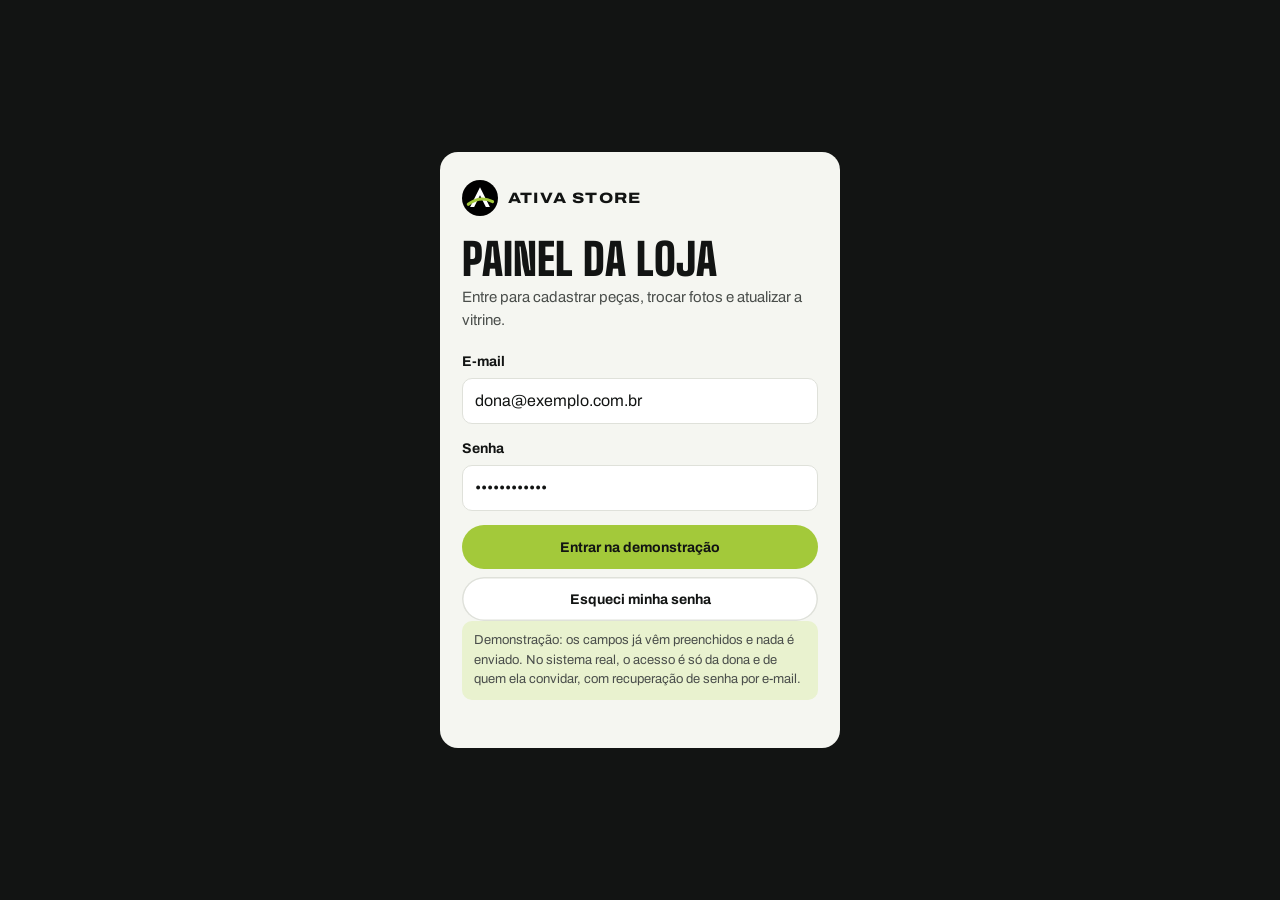
<file: painel/index.html>
<!doctype html>
<html lang="pt-BR">
<head>
<meta charset="utf-8">
<meta name="viewport" content="width=device-width, initial-scale=1, viewport-fit=cover">
<title>Painel da loja — Ativa Store (protótipo)</title>
<meta name="robots" content="noindex, nofollow">
<meta name="theme-color" content="#121413">
<link rel="icon" href="data:image/svg+xml,%3Csvg xmlns='http://www.w3.org/2000/svg' viewBox='0 0 40 40'%3E%3Ccircle cx='20' cy='20' r='20' fill='%23121413'/%3E%3Cpath d='M20 8 L31 30 H26.5 L20 17 L13.5 30 H9 Z' fill='%23fff'/%3E%3Cpath d='M7 27 Q20 17 34 24' stroke='%23A3C93A' stroke-width='3.4' fill='none' stroke-linecap='round'/%3E%3C/svg%3E">
<link rel="preconnect" href="https://fonts.googleapis.com">
<link rel="preconnect" href="https://fonts.gstatic.com" crossorigin>
<link href="https://fonts.googleapis.com/css2?family=Archivo:wdth,wght@75..125,400..800&family=Big+Shoulders+Display:wght@900&display=swap" rel="stylesheet">
<link rel="stylesheet" href="../css/painel.css">
</head>
<body>
<div id="root"></div>
<div class="toast" id="toast" role="status" aria-live="polite"><i></i><span></span></div>
<dialog class="confirm" id="confirm"><h3></h3><p></p><div class="acts"><button class="btn btn--ghost" value="no" type="button" data-no>Cancelar</button><button class="btn" type="button" data-yes>Confirmar</button></div></dialog>
<dialog class="sheet" id="sheet" aria-label="Mais opções"></dialog>
<script src="../js/data.js"></script>
<script src="../js/store.js"></script>
<script src="../js/painel.js"></script>
</body>
</html>
</file>
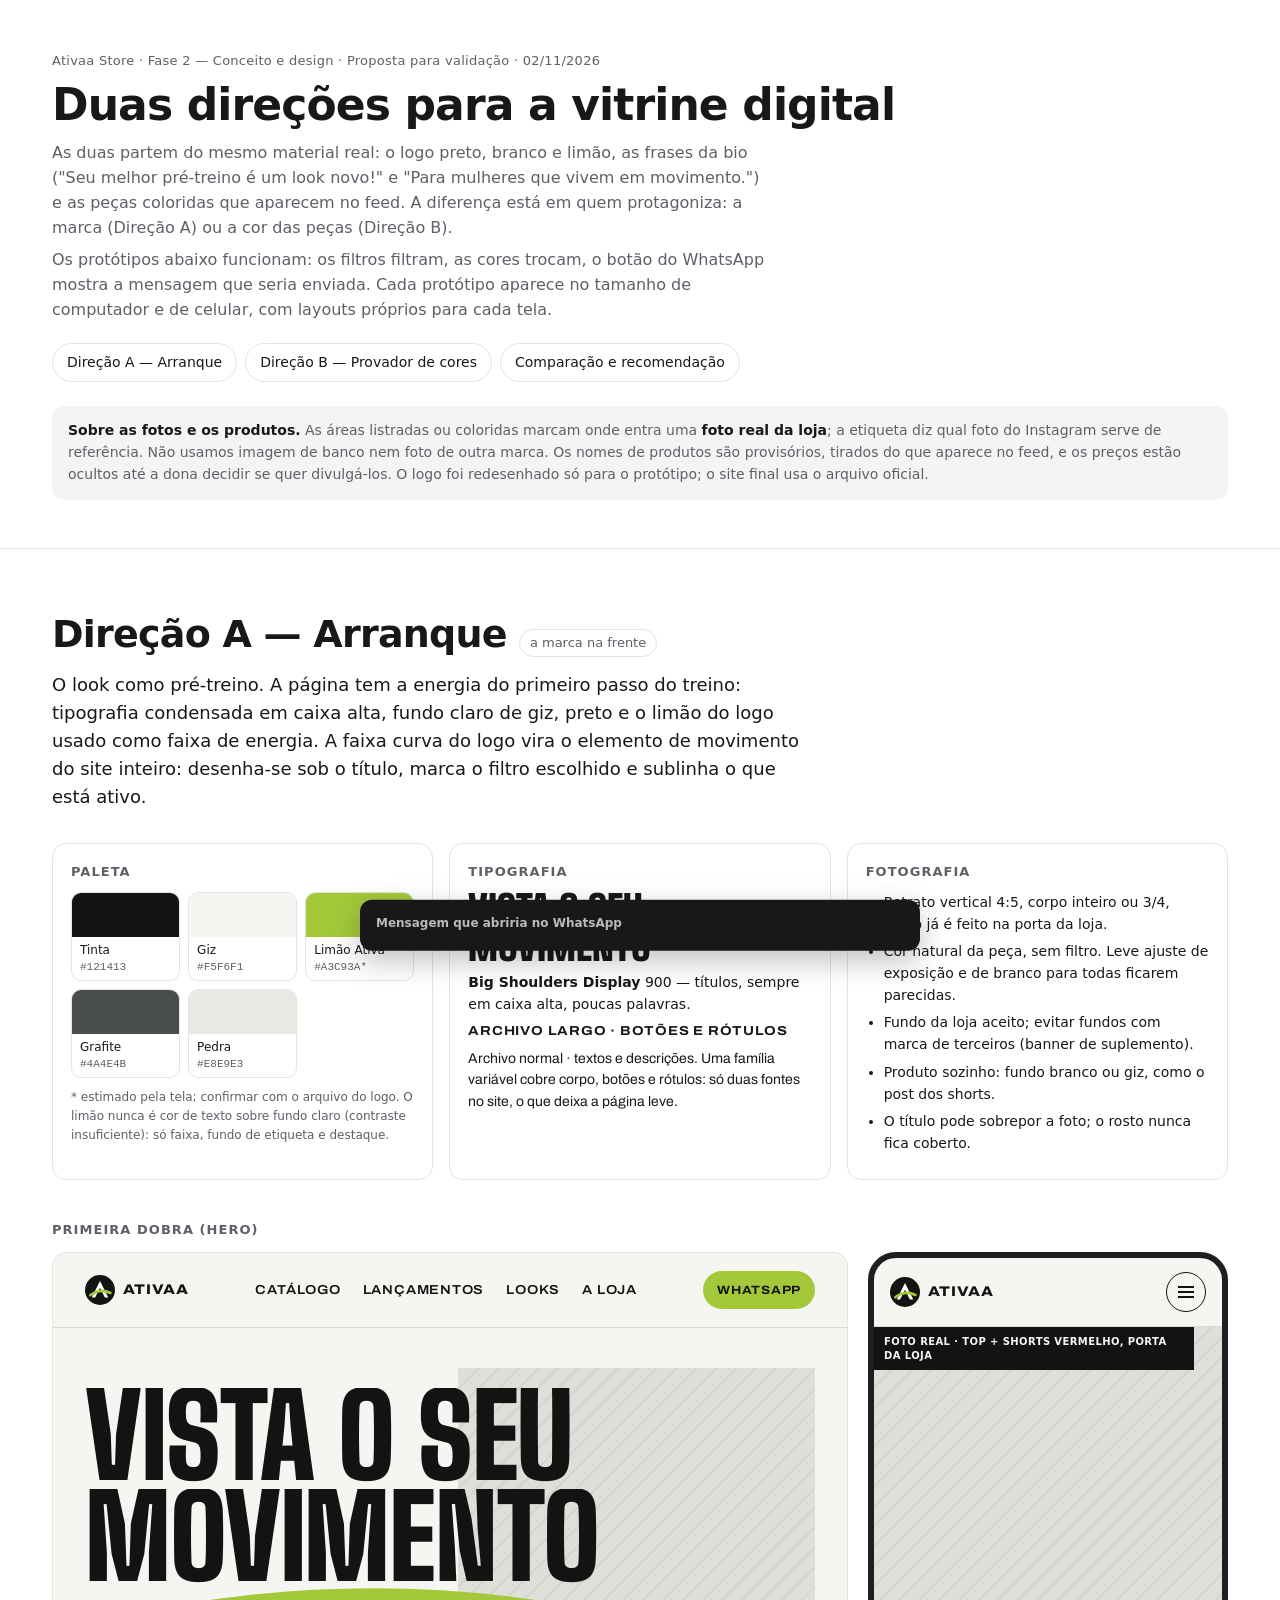
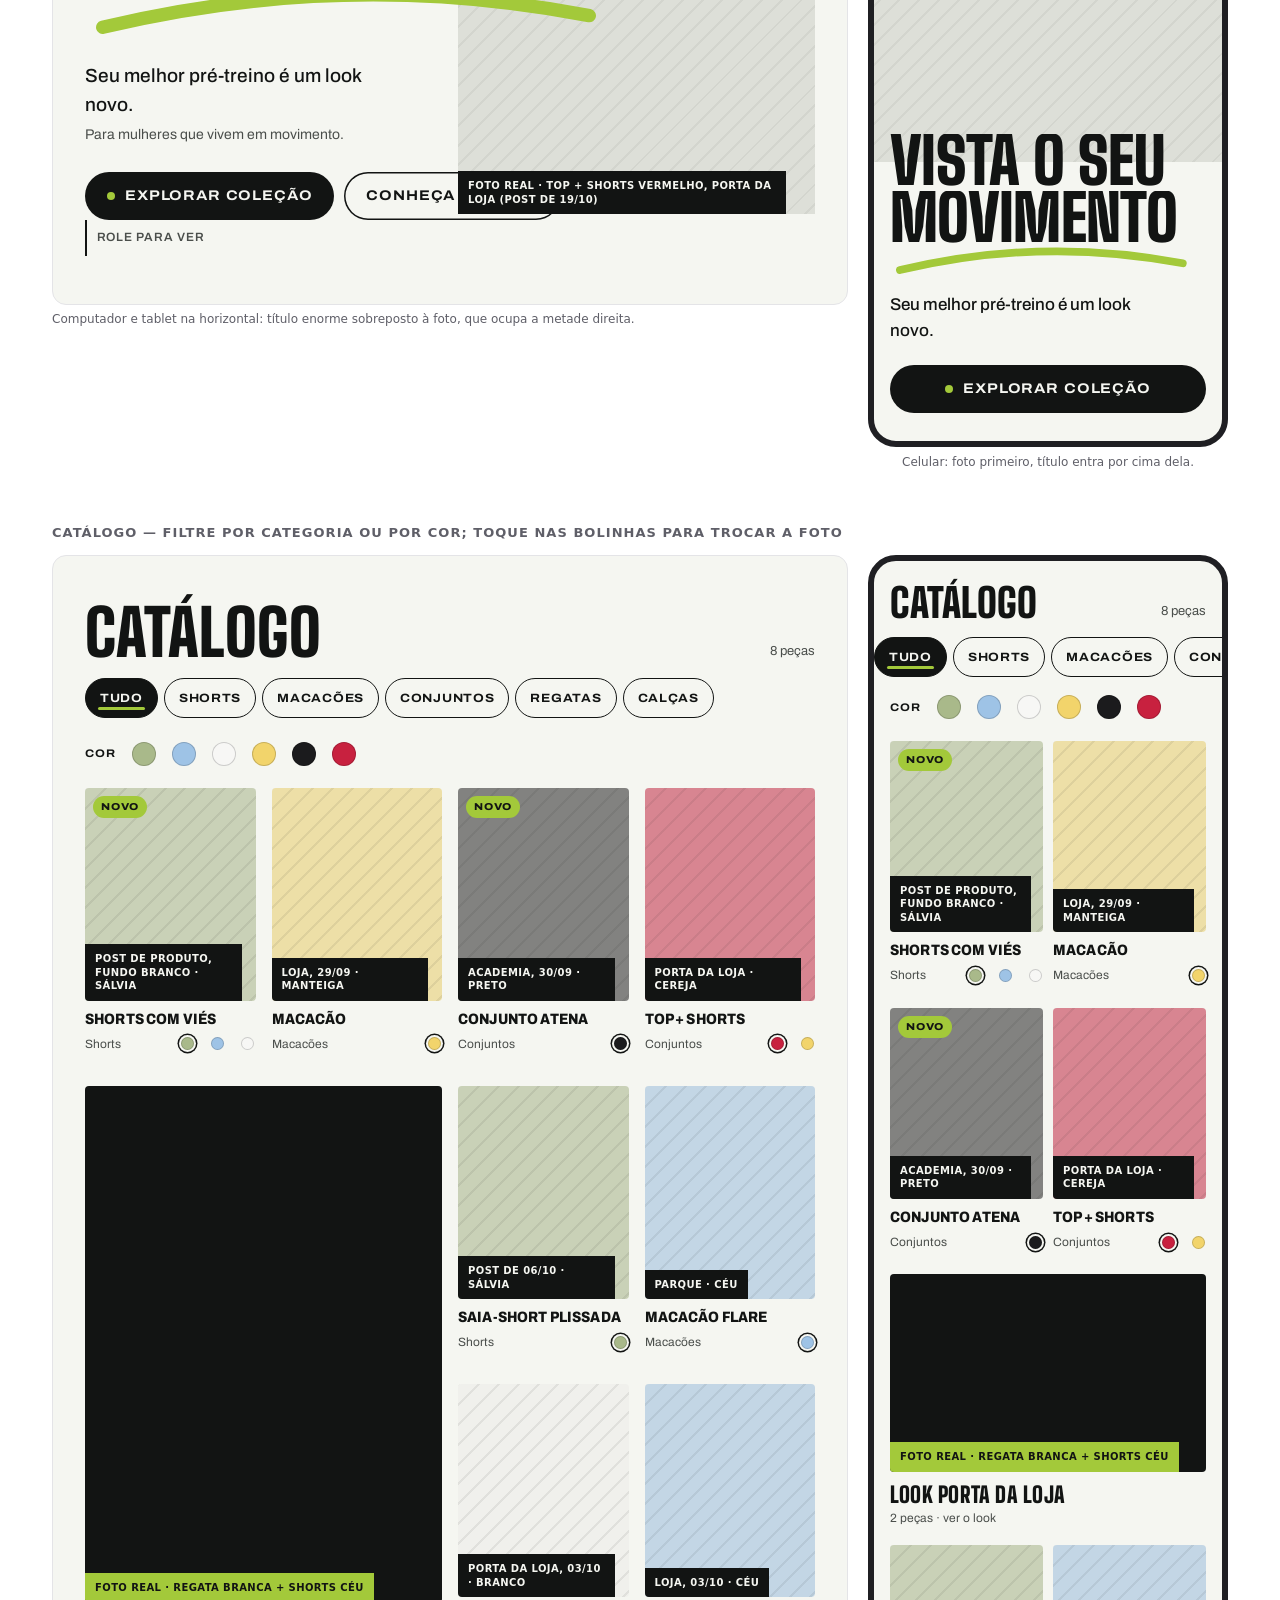
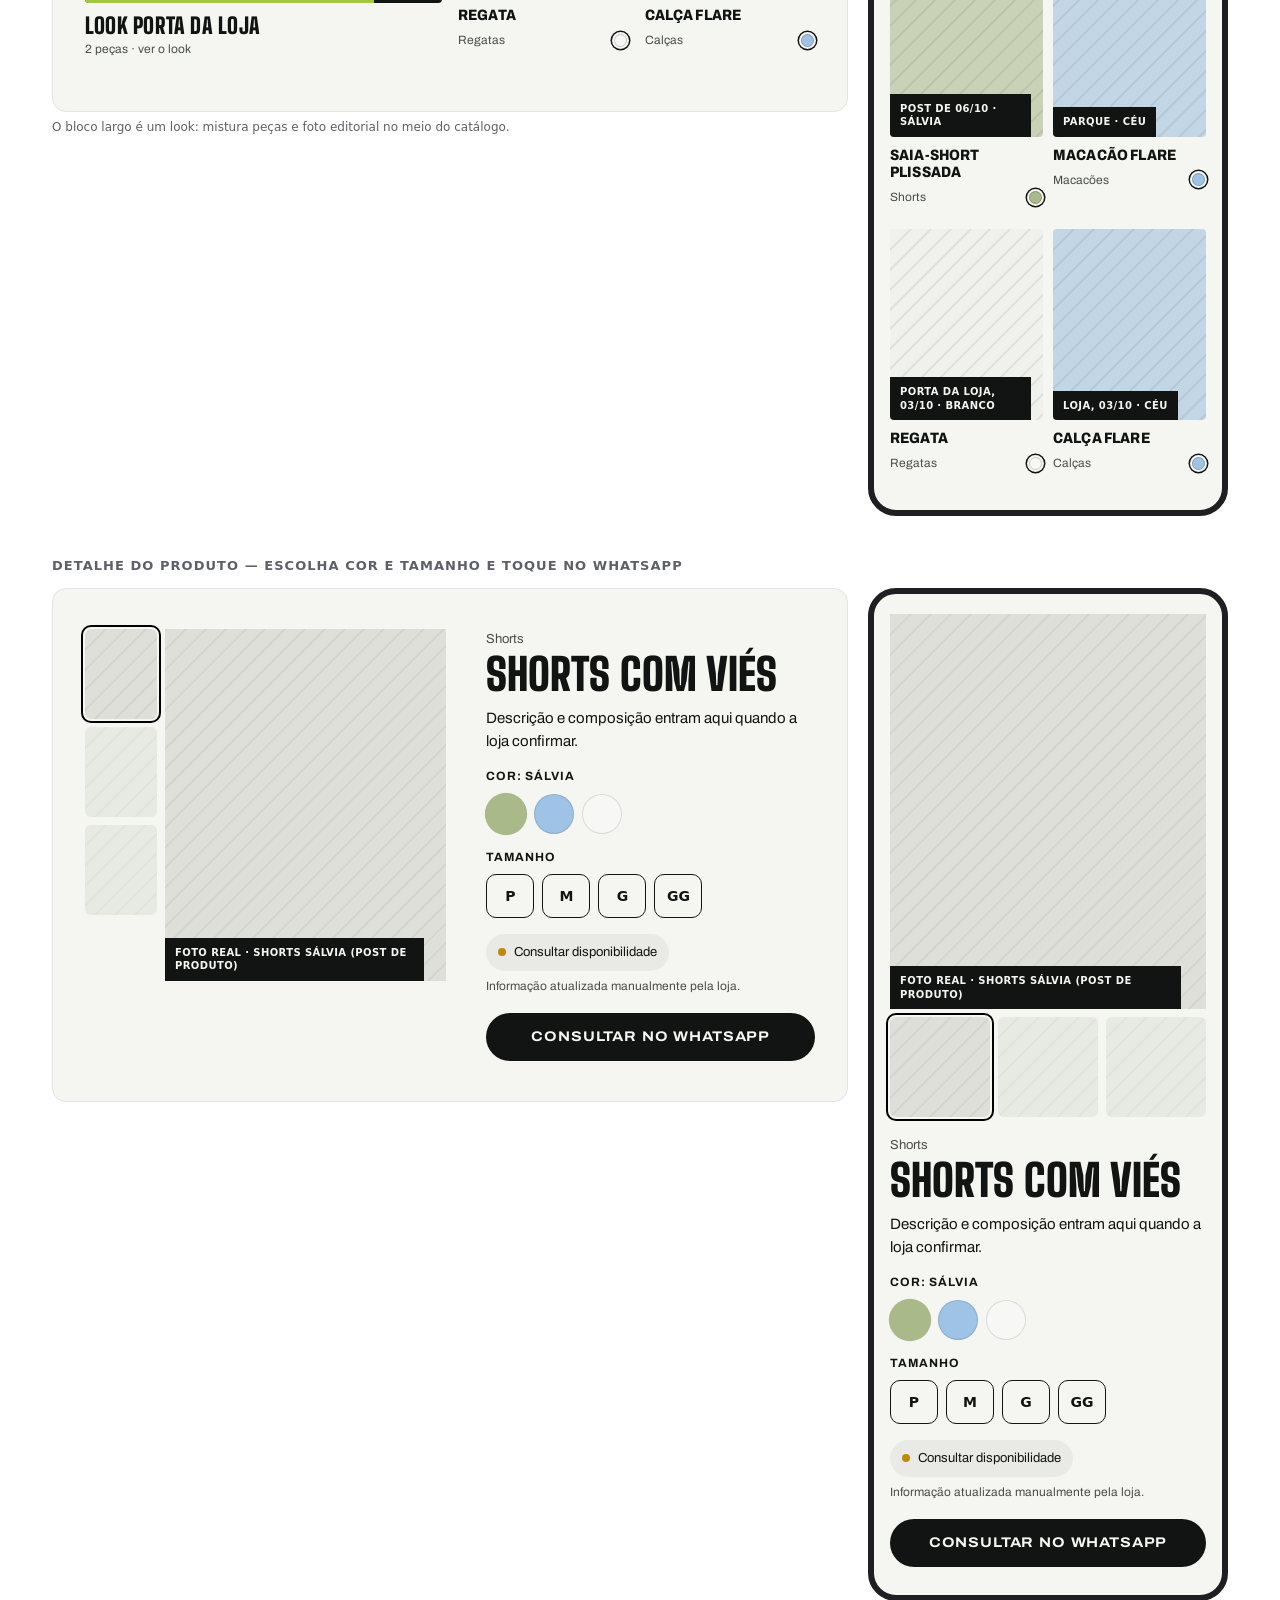
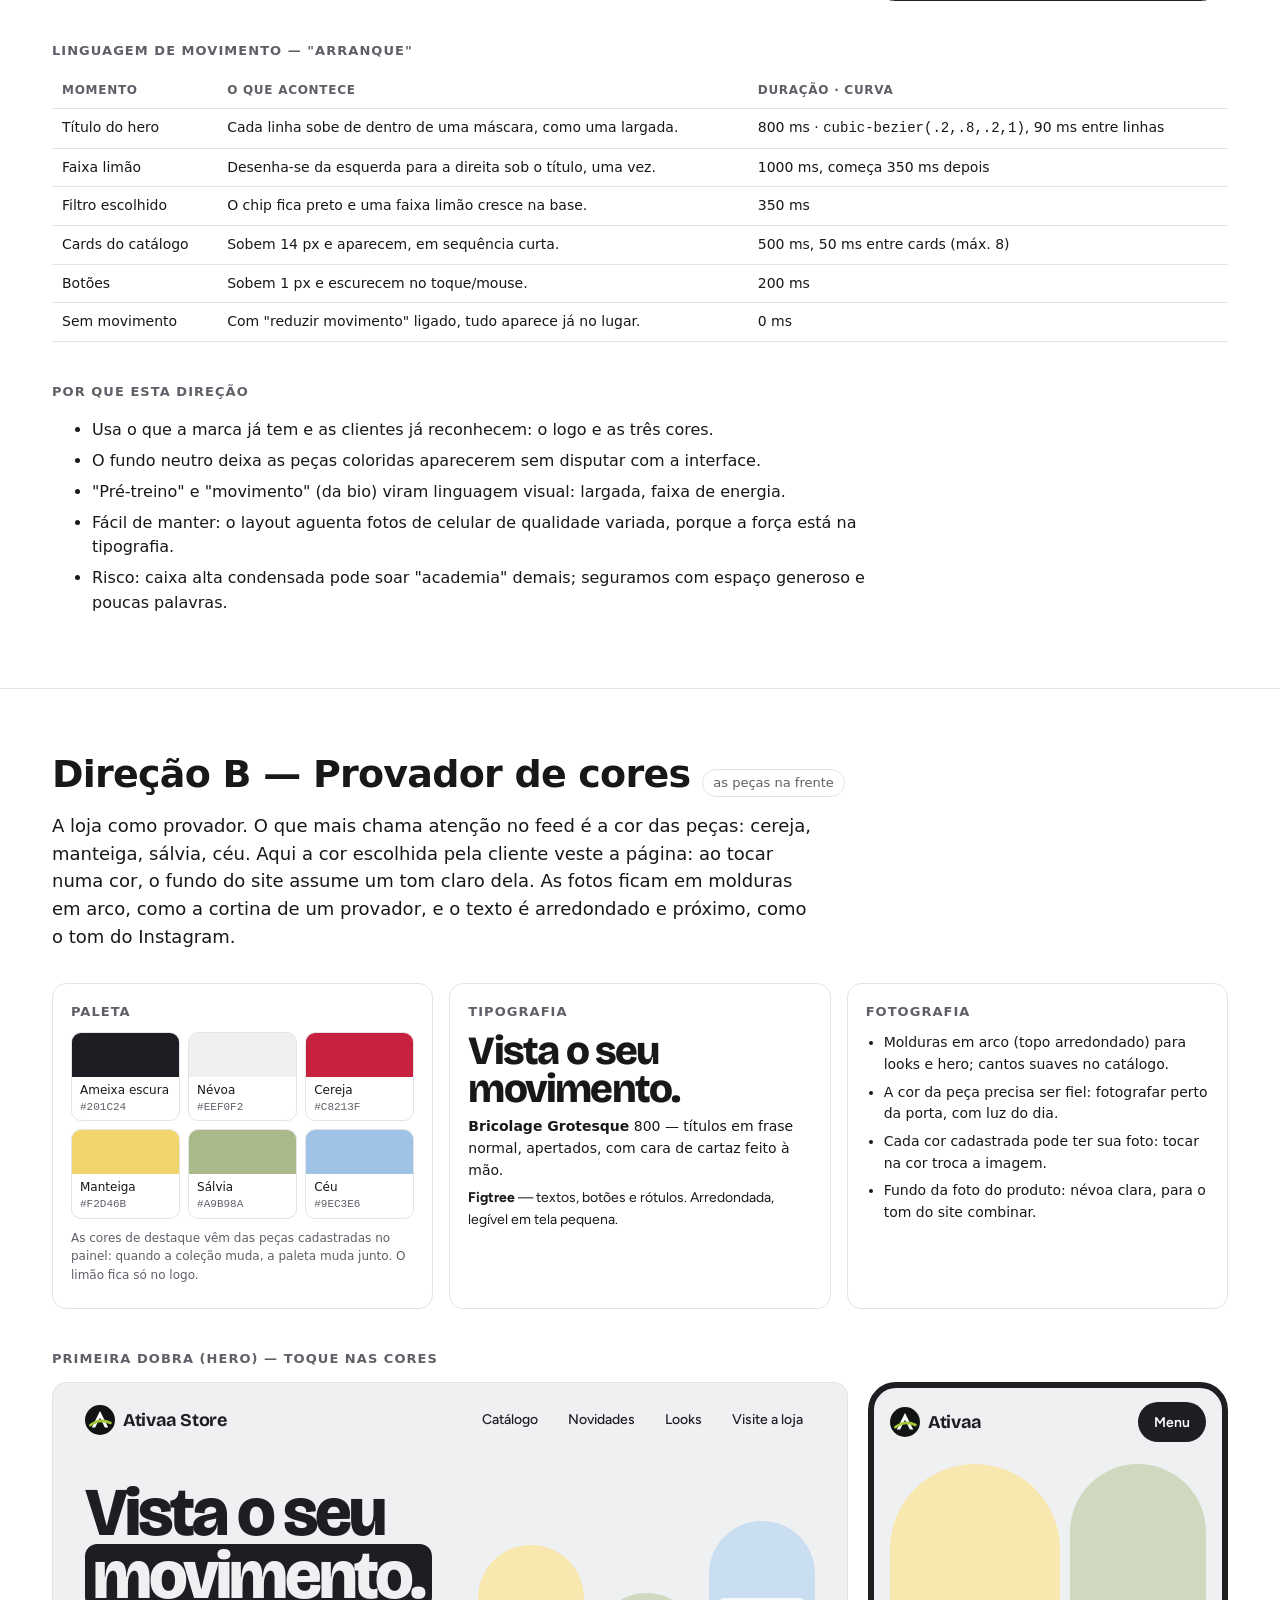
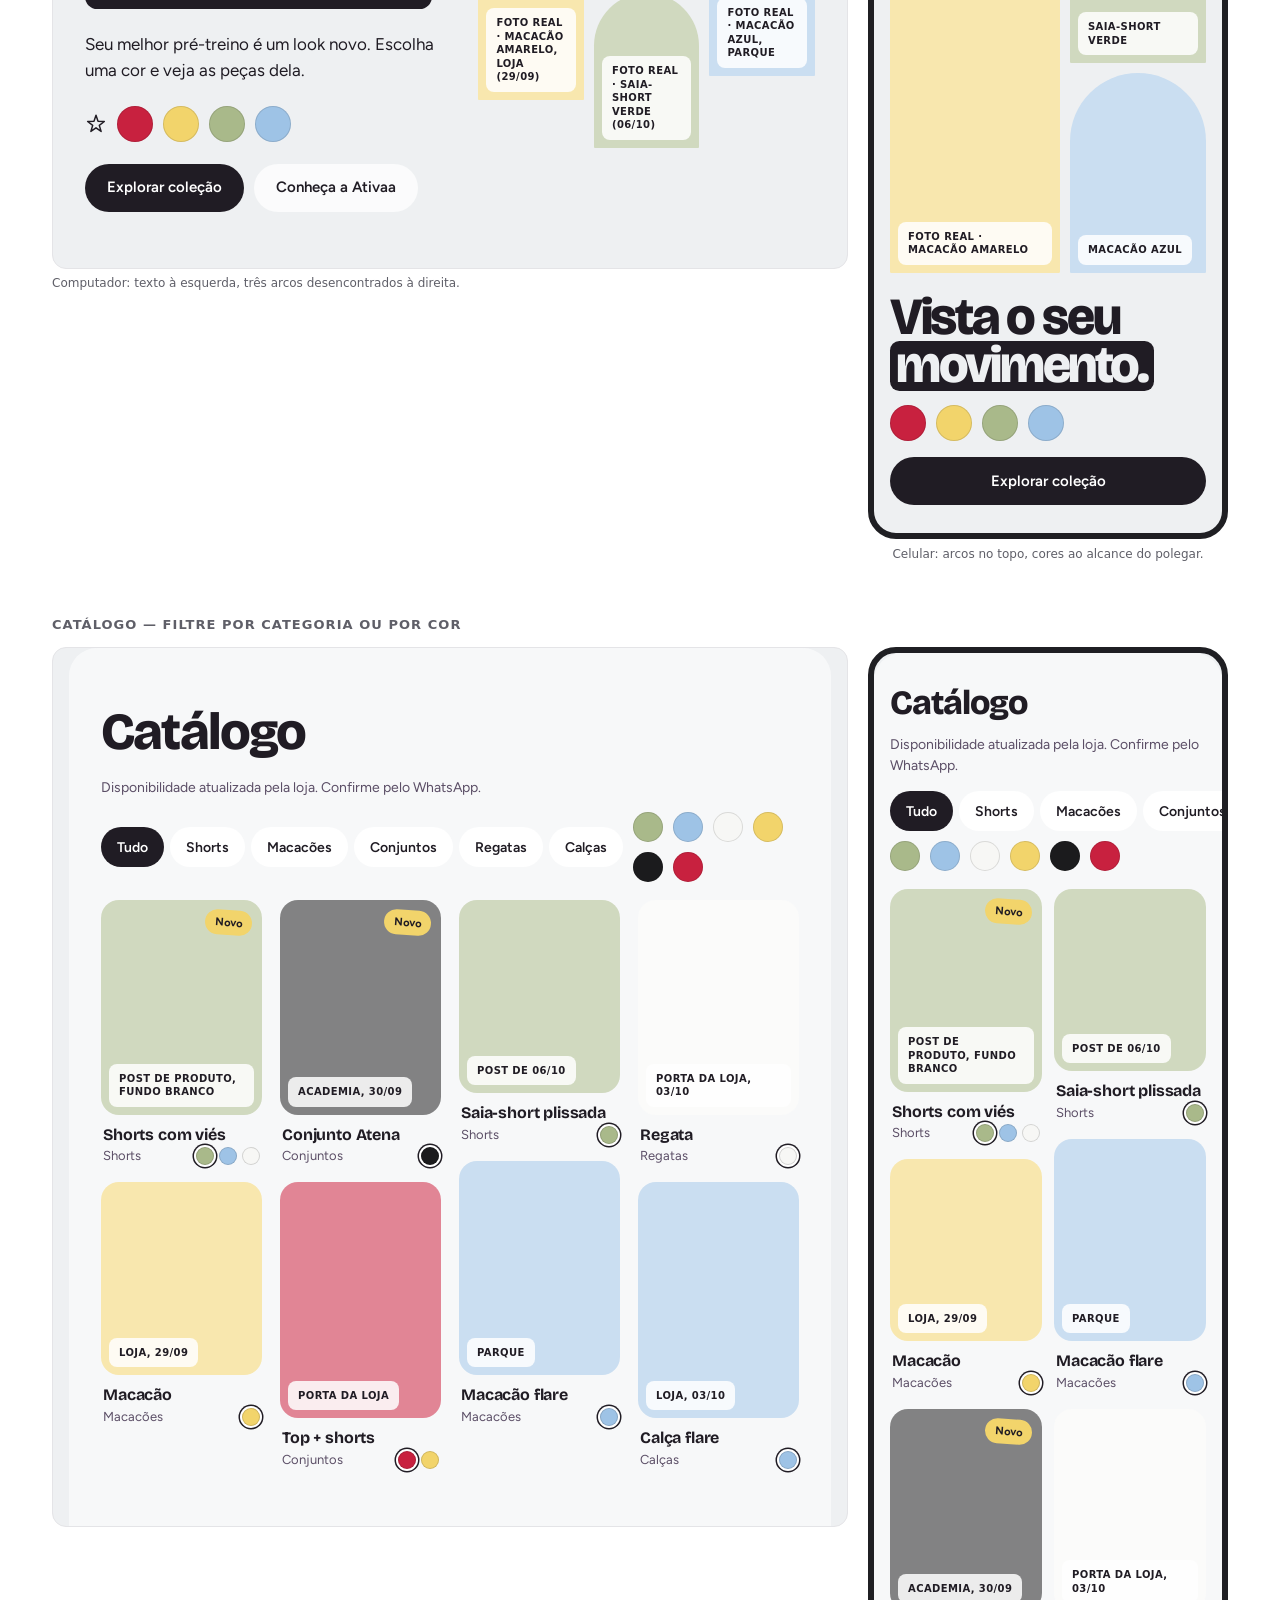
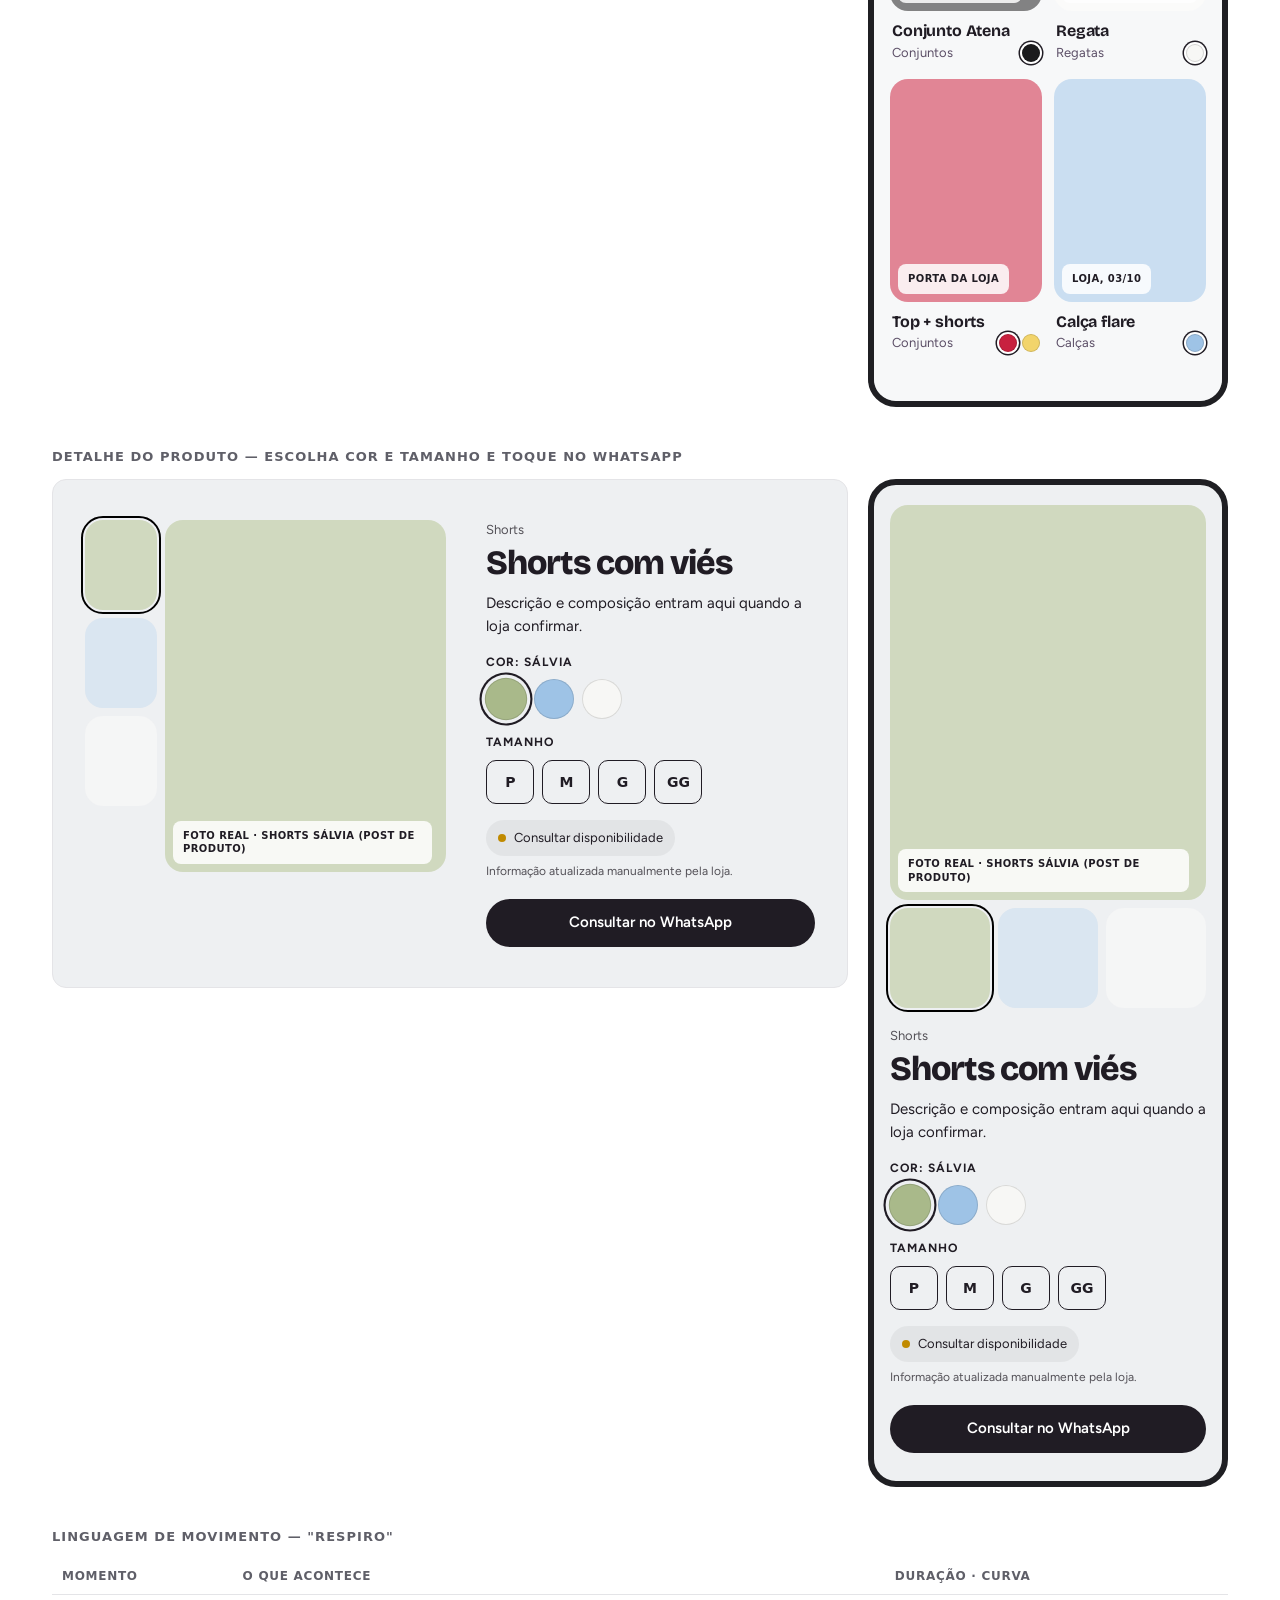
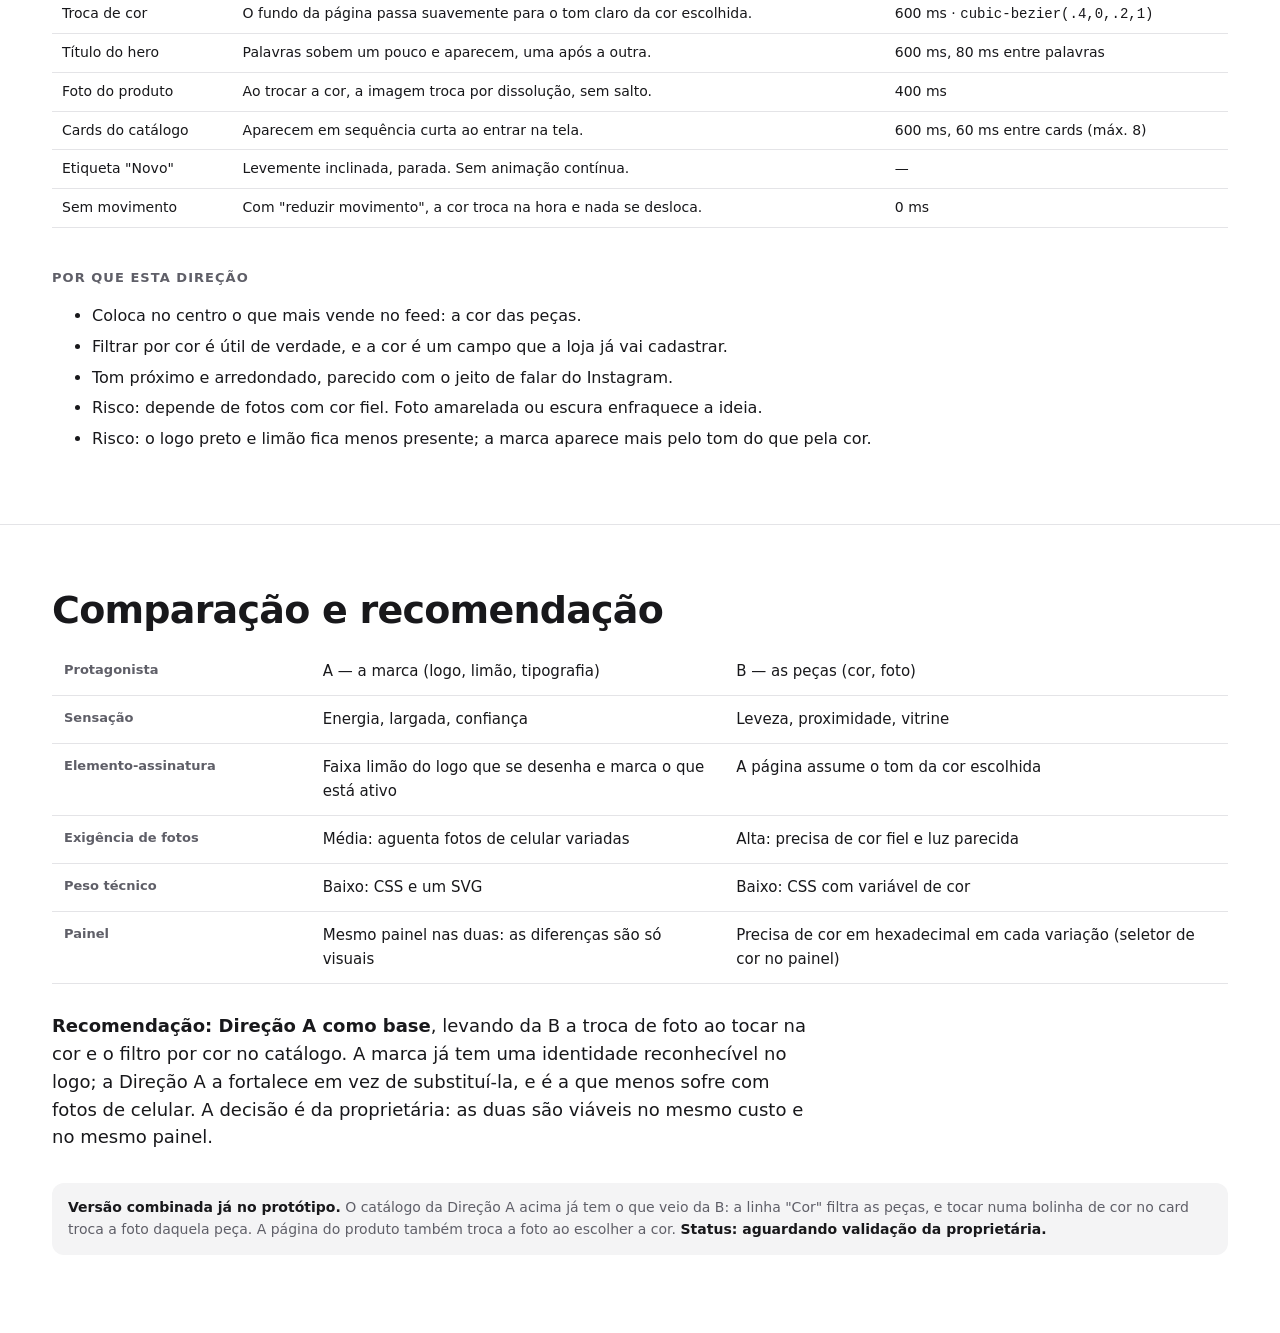
<file: direcoes.html>
<!doctype html>
<html lang="pt-BR">
<head>
<meta charset="utf-8">
<meta name="viewport" content="width=device-width, initial-scale=1">
<title>Ativaa Store — Direções criativas</title>
<meta name="description" content="Duas direções criativas para a vitrine digital da Ativaa Store, para validação com a proprietária.">
<link rel="preconnect" href="https://fonts.googleapis.com">
<link rel="preconnect" href="https://fonts.gstatic.com" crossorigin>
<link href="https://fonts.googleapis.com/css2?family=Archivo:wdth,wght@75..125,400..800&family=Big+Shoulders+Display:wght@700;900&family=Bricolage+Grotesque:opsz,wght@12..96,400..800&family=Figtree:wght@400;500;600&display=swap" rel="stylesheet">
<style>
/* ---------- Página da proposta (moldura neutra) ---------- */
:root{
  --pg-bg:#FFFFFF; --pg-ink:#18181B; --pg-muted:#5F5F68; --pg-line:#E4E4E7; --pg-soft:#F4F4F5;
  --focus:#2563EB;
}
*{box-sizing:border-box}
html{scroll-behavior:smooth}
body{margin:0;background:var(--pg-bg);color:var(--pg-ink);font:16px/1.55 system-ui,-apple-system,"Segoe UI",Roboto,sans-serif;-webkit-font-smoothing:antialiased}
img{max-width:100%;display:block}
a{color:inherit}
:focus-visible{outline:3px solid var(--focus);outline-offset:2px}
.wrap{max-width:1240px;margin:0 auto;padding:0 16px}
@media (min-width:768px){.wrap{padding:0 32px}}
.doc-head{padding:48px 0 24px;border-bottom:1px solid var(--pg-line)}
.doc-head small{color:var(--pg-muted);font-size:13px;letter-spacing:.02em}
.doc-head h1{font-size:clamp(28px,4vw,44px);line-height:1.1;margin:8px 0 12px;letter-spacing:-.02em}
.doc-head p{max-width:720px;color:var(--pg-muted);margin:0 0 8px}
.toc{display:flex;flex-wrap:wrap;gap:8px;margin-top:20px}
.toc a{font-size:14px;text-decoration:none;padding:8px 14px;border:1px solid var(--pg-line);border-radius:999px}
.toc a:hover{background:var(--pg-soft)}
.note{background:var(--pg-soft);border-radius:12px;padding:14px 16px;font-size:14px;color:var(--pg-muted);margin:24px 0}
.note b{color:var(--pg-ink)}
.dir{padding:56px 0;border-bottom:1px solid var(--pg-line)}
.dir-title{display:flex;flex-wrap:wrap;align-items:baseline;gap:12px;margin-bottom:8px}
.dir-title h2{margin:0;font-size:clamp(26px,3.4vw,38px);letter-spacing:-.02em}
.dir-title span{font-size:13px;color:var(--pg-muted);border:1px solid var(--pg-line);border-radius:999px;padding:3px 10px}
.lede{max-width:760px;font-size:18px;margin:0 0 32px}
.spec{display:grid;gap:16px;grid-template-columns:1fr;margin-bottom:40px}
@media (min-width:900px){.spec{grid-template-columns:repeat(3,1fr)}}
.card{border:1px solid var(--pg-line);border-radius:14px;padding:18px}
.card h3{margin:0 0 10px;font-size:13px;text-transform:uppercase;letter-spacing:.08em;color:var(--pg-muted);font-weight:600}
.card p,.card li{font-size:14px;margin:0 0 6px}
.card ul{margin:0;padding-left:18px}
.swatches{display:grid;grid-template-columns:repeat(auto-fill,minmax(92px,1fr));gap:8px}
.sw{border-radius:10px;overflow:hidden;border:1px solid var(--pg-line);font-size:12px}
.sw i{display:block;height:44px}
.sw div{padding:6px 8px;line-height:1.3}
.sw code{color:var(--pg-muted);font-size:11px}
.stage-label{font-size:13px;text-transform:uppercase;letter-spacing:.08em;color:var(--pg-muted);font-weight:600;margin:40px 0 12px}
.stage{display:grid;gap:20px;grid-template-columns:1fr;align-items:start}
@media (min-width:1180px){.stage{grid-template-columns:minmax(0,1fr) 360px}}
.frame{border:1px solid var(--pg-line);border-radius:14px;overflow:hidden;container-type:inline-size;position:relative}
.frame-cap{font-size:12px;color:var(--pg-muted);margin-top:6px}
.frame.mobile{max-width:360px;width:100%;justify-self:center;border-radius:28px;border-width:6px;border-color:#1f1f23}
.motion-table{width:100%;border-collapse:collapse;font-size:14px}
.motion-table th,.motion-table td{text-align:left;padding:8px 10px;border-bottom:1px solid var(--pg-line);vertical-align:top}
.motion-table th{font-size:12px;text-transform:uppercase;letter-spacing:.06em;color:var(--pg-muted);font-weight:600}
.table-scroll{overflow-x:auto}
.why{max-width:820px}
.why li{margin-bottom:6px}
.compare{width:100%;border-collapse:collapse;font-size:15px}
.compare th,.compare td{padding:12px;border-bottom:1px solid var(--pg-line);text-align:left;vertical-align:top}
.compare th{width:22%;color:var(--pg-muted);font-weight:600;font-size:13px}
.toast{position:fixed;left:16px;right:16px;margin:0 auto;bottom:20px;transform:translateY(140%);max-width:560px;background:#18181B;color:#fff;padding:14px 16px;border-radius:12px;font-size:14px;box-shadow:0 10px 30px rgba(0,0,0,.25);transition:transform .35s cubic-bezier(.2,.8,.2,1);z-index:50}
.toast.on{transform:none}
.toast b{display:block;font-size:12px;opacity:.7;margin-bottom:4px;font-weight:600}

/* ---------- Foto real (marcador) ---------- */
.ph{margin:0;position:relative;overflow:hidden;display:flex;align-items:flex-end}
.ph figcaption{position:relative;z-index:1;font:600 10px/1.35 system-ui,sans-serif;letter-spacing:.04em;text-transform:uppercase;padding:8px 10px;max-width:92%}

/* =========================================================
   DIREÇÃO A — "Arranque"
   ========================================================= */
.A{
  --ink:#121413; --chalk:#F5F6F1; --lime:#A3C93A; --graphite:#4A4E4B; --line:#D9DBD3; --stone:#E8E9E3;
  --ease-a:cubic-bezier(.2,.8,.2,1);
  background:var(--chalk);color:var(--ink);font-family:"Archivo",system-ui,sans-serif;font-stretch:100%
}
.A .ph{background:repeating-linear-gradient(135deg,#D3D5CE 0 2px,#DDDFD8 2px 14px)}
.A .ph figcaption{background:var(--ink);color:var(--chalk)}
.A-nav{display:flex;align-items:center;justify-content:space-between;padding:14px 16px;border-bottom:1px solid var(--line)}
.A-logo{display:flex;align-items:center;gap:8px;font:800 14px/1 "Archivo";font-stretch:115%;letter-spacing:.06em;text-transform:uppercase;text-decoration:none}
.A-logo svg{width:30px;height:30px}
.A-links{display:none;gap:22px;font-size:13px;font-weight:600;font-stretch:110%;text-transform:uppercase;letter-spacing:.06em}
.A-links a{text-decoration:none}
.A-burger{width:40px;height:40px;border:1px solid var(--ink);border-radius:999px;background:none;display:grid;place-items:center;cursor:pointer}
.A-burger i{display:block;width:16px;height:2px;background:var(--ink);box-shadow:0 5px 0 var(--ink),0 -5px 0 var(--ink)}
@container (min-width:600px){.A-links{display:flex}.A-burger{display:none}.A-nav{padding:18px 32px}}

.A-hero{display:grid;grid-template-columns:1fr;position:relative;padding-bottom:28px}
.A-hero__photo{aspect-ratio:4/5;grid-row:1}
.A-hero__photo{align-items:flex-start}
.A-hero__type{grid-row:2;padding:0 16px;margin-top:-8cqi;position:relative;z-index:2}
.A-h1{font-family:"Big Shoulders Display",sans-serif;font-weight:900;text-transform:uppercase;line-height:.84;letter-spacing:-.01em;font-size:18.5cqi;margin:0}
.A-h1 .ln{display:block;overflow:hidden;padding-bottom:.04em}
.A-h1 .ln > span{display:block;transform:translateY(105%);transition:transform .8s var(--ease-a)}
.A-h1 .ln:nth-child(2) > span{transition-delay:.09s}
.A-arc{display:block;width:92%;height:auto;margin:-1.5cqi 0 0 2%}
.A-arc path{stroke-dasharray:640;stroke-dashoffset:640;transition:stroke-dashoffset 1s var(--ease-a) .35s}
.A-sub{padding:16px 16px 0;margin:0;font-size:17px;font-weight:500;max-width:30ch}
.A-sub small{display:block;color:var(--graphite);font-size:14px;font-weight:400;margin-top:4px}
.A-ctas{display:flex;flex-direction:column;gap:10px;padding:20px 16px 0}
.A-btn{white-space:nowrap;display:inline-flex;justify-content:center;align-items:center;gap:10px;min-height:48px;padding:0 22px;border-radius:999px;background:var(--ink);color:var(--chalk);font:700 14px/1 "Archivo";font-stretch:112%;text-transform:uppercase;letter-spacing:.06em;text-decoration:none;border:0;cursor:pointer;transition:background .2s,transform .2s var(--ease-a)}
.A-btn:hover{background:#000;transform:translateY(-1px)}
.A-btn .dot{width:8px;height:8px;border-radius:50%;background:var(--lime)}
.A-btn--ghost{background:transparent;color:var(--ink);box-shadow:inset 0 0 0 1.5px var(--ink)}
.A-btn--ghost:hover{background:var(--stone)}
.A-btn--lime{background:var(--lime);color:var(--ink)}
.A-btn--lime:hover{background:#B4D74E}
@container (min-width:600px){
  .A-hero{grid-template-columns:repeat(12,1fr);grid-template-rows:auto auto auto 1fr;padding:40px 32px 48px;column-gap:16px}
  .A-hero__photo{grid-column:7/13;grid-row:1/5;aspect-ratio:4/5;align-items:flex-end}
  .A-hero__type{grid-column:1/10;grid-row:1;margin:20px 0 0;padding:0}
  .A-h1{font-size:14.5cqi}
  .A-sub{grid-column:1/6;grid-row:2;padding:24px 0 0;font-size:19px}
  .A-ctas{grid-column:1/6;grid-row:3;flex-direction:row;padding:26px 0 0}
}
.A-scroll{display:none}
@container (min-width:600px){.A-scroll{display:flex;grid-column:1/4;grid-row:4;align-self:end;gap:10px;align-items:center;font-size:12px;font-weight:600;text-transform:uppercase;letter-spacing:.08em;color:var(--graphite)}.A-scroll i{width:1.5px;height:36px;background:var(--ink);display:block;animation:A-cue 1.8s var(--ease-a) infinite;transform-origin:top}}
@keyframes A-cue{0%{transform:scaleY(0)}50%{transform:scaleY(1)}100%{transform:scaleY(1);opacity:0}}
.is-in .A-h1 .ln > span{transform:none}
.is-in .A-arc path{stroke-dashoffset:0}

/* Catálogo A */
.A-cat{padding:24px 16px 32px}
.A-cat__head{display:flex;justify-content:space-between;align-items:end;gap:12px;margin-bottom:14px}
.A-cat__head h2{font-family:"Big Shoulders Display";font-weight:900;text-transform:uppercase;font-size:40px;line-height:.9;margin:0}
.A-cat__head p{margin:0;font-size:13px;color:var(--graphite)}
.A-chips{display:flex;gap:6px;overflow-x:auto;scrollbar-width:none;padding:2px 0 12px;margin:0 -16px;padding-left:16px;padding-right:16px;scroll-snap-type:x proximity}
.A-chips::-webkit-scrollbar{display:none}
.A-chip{flex:none;scroll-snap-align:start;position:relative;min-height:40px;padding:0 14px;border:1.5px solid var(--ink);background:transparent;border-radius:999px;font:700 12px/1 "Archivo";font-stretch:112%;text-transform:uppercase;letter-spacing:.06em;color:var(--ink);cursor:pointer;transition:background .25s var(--ease-a),color .25s}
.A-chip[aria-pressed="true"]{background:var(--ink);color:var(--chalk)}
.A-chip[aria-pressed="true"]::after{content:"";position:absolute;left:12px;right:12px;bottom:7px;height:3px;border-radius:3px;background:var(--lime);animation:A-chip .35s var(--ease-a)}
@keyframes A-chip{from{transform:scaleX(0)}to{transform:scaleX(1)}}
.A-grid{display:grid;grid-template-columns:repeat(2,1fr);gap:18px 10px}
.A-item{opacity:0;transform:translateY(14px);transition:opacity .5s var(--ease-a),transform .5s var(--ease-a)}
.A-item.show{opacity:1;transform:none}
.A-item[hidden]{display:none}
.A-item a{text-decoration:none;display:block}
.A-item .ph{aspect-ratio:4/5;border-radius:4px}
.A-item .ph::after{content:"";position:absolute;inset:0;background:var(--ink);opacity:0;transition:opacity .3s}
.A-item a:hover .ph::after{opacity:.06}
.A-tag{position:absolute;top:8px;left:8px;z-index:2;background:var(--lime);color:var(--ink);font:800 10px/1 "Archivo";font-stretch:115%;text-transform:uppercase;letter-spacing:.08em;padding:6px 8px;border-radius:999px}
.A-name{font:800 15px/1.15 "Archivo";font-stretch:88%;text-transform:uppercase;letter-spacing:.01em;margin:10px 0 2px}
.A-meta{font-size:12px;color:var(--graphite);display:flex;justify-content:space-between;align-items:center;gap:8px}
.A-item .ph{background:repeating-linear-gradient(135deg,rgba(18,20,19,.07) 0 2px,transparent 2px 14px),color-mix(in srgb,var(--swatch,#D8DAD3) 50%,#E8E9E3);transition:background-color .4s var(--ease-a)}
.A-dots{display:flex;gap:2px;margin-right:-6px}
.A-dots button{width:28px;height:28px;padding:0;border:0;background:none;cursor:pointer;display:grid;place-items:center}
.A-dots button::before{content:"";width:13px;height:13px;border-radius:50%;background:var(--c);box-shadow:inset 0 0 0 1px rgba(0,0,0,.18);transition:box-shadow .25s var(--ease-a)}
.A-dots button[aria-pressed="true"]::before{box-shadow:inset 0 0 0 1px rgba(0,0,0,.18),0 0 0 2px var(--chalk),0 0 0 3.5px var(--ink)}
.A-colorbar{display:flex;align-items:center;gap:4px;flex-wrap:wrap;margin:0 0 16px}
.A-colorbar span{font:700 11px/1 "Archivo";font-stretch:112%;text-transform:uppercase;letter-spacing:.08em;margin-right:6px}
.A-cf{position:relative;width:36px;height:36px;padding:0;border:0;background:none;cursor:pointer;display:grid;place-items:center}
.A-cf::before{content:"";width:24px;height:24px;border-radius:50%;background:var(--c);box-shadow:inset 0 0 0 1px rgba(0,0,0,.18)}
.A-cf[aria-pressed="true"]::after{content:"";position:absolute;left:8px;right:8px;bottom:0;height:3px;border-radius:3px;background:var(--lime);animation:A-chip .35s var(--ease-a)}
.A-cf[aria-pressed="true"]::before{box-shadow:inset 0 0 0 1px rgba(0,0,0,.18),0 0 0 2px var(--chalk),0 0 0 3.5px var(--ink)}
.A-empty{text-align:center;padding:28px 12px;font-size:15px}
.A-look{grid-column:span 2}
.A-look .ph{aspect-ratio:16/10;background:var(--ink)}
.A-look .ph figcaption{background:var(--lime);color:var(--ink)}
.A-look .A-name{font-family:"Big Shoulders Display";font-weight:900;font-size:22px}
@container (min-width:600px){
  .A-cat{padding:48px 32px 56px}
  .A-cat__head h2{font-size:64px}
  .A-chips{margin:0;padding:2px 0 18px}
  .A-grid{grid-template-columns:repeat(4,1fr);gap:28px 16px}
  .A-look{grid-column:span 2;grid-row:span 2}
  .A-look .ph{aspect-ratio:auto;height:calc(100% - 52px)}
  .A-look a{height:100%}
}

/* =========================================================
   DIREÇÃO B — "Provador de cores"
   ========================================================= */
.B{
  --ink:#201C24; --mist:#EEF0F2; --cherry:#C8213F; --butter:#F2D46B; --sage:#A9B98A; --sky:#9EC3E6; --plum:#5B4E66;
  --tint:var(--mist);
  --ease-b:cubic-bezier(.4,0,.2,1);
  background:var(--tint);color:var(--ink);font-family:"Figtree",system-ui,sans-serif;
  transition:background-color .6s var(--ease-b)
}
.B .ph{background:color-mix(in srgb,var(--swatch,#C9CDD3) 55%,#fff)}
.B .ph figcaption{background:rgba(255,255,255,.85);color:var(--ink);border-radius:8px;margin:8px}
.B-nav{display:flex;align-items:center;justify-content:space-between;padding:14px 16px}
.B-logo{display:flex;align-items:center;gap:8px;font:700 18px/1 "Bricolage Grotesque";letter-spacing:-.02em;text-decoration:none}
.B-logo svg{width:30px;height:30px}
.B-links{display:none;gap:6px;font-size:14px;font-weight:500}
.B-links a{text-decoration:none;padding:8px 12px;border-radius:999px}
.B-links a:hover{background:rgba(255,255,255,.6)}
.B-menu{min-height:40px;padding:0 16px;border-radius:999px;border:0;background:var(--ink);color:#fff;font:600 14px "Figtree";cursor:pointer}
@container (min-width:600px){.B-links{display:flex}.B-menu{display:none}.B-nav{padding:18px 32px}}

.B-hero{padding:8px 16px 28px;display:grid;gap:20px}
.B-h1{font-family:"Bricolage Grotesque";font-weight:800;font-size:15cqi;line-height:.92;letter-spacing:-.045em;margin:0;font-variation-settings:"opsz" 96}
.B-h1 em{font-style:normal;display:inline-block;background:var(--ink);color:var(--tint);padding:0 .12em .04em;border-radius:.18em;transition:color .6s var(--ease-b)}
.B-h1 .w{display:inline-block;opacity:0;transform:translateY(.25em);transition:opacity .6s var(--ease-b),transform .6s var(--ease-b)}
.is-in .B-h1 .w{opacity:1;transform:none}
.B-h1 .w:nth-child(2){transition-delay:.08s}.B-h1 .w:nth-child(3){transition-delay:.16s}.B-h1 .w:nth-child(4){transition-delay:.24s}
.B-sub{font-size:17px;margin:0;max-width:32ch}
.B-ctas{display:flex;flex-wrap:wrap;gap:10px}
.B-btn{white-space:nowrap;display:inline-flex;align-items:center;justify-content:center;min-height:48px;padding:0 22px;border-radius:999px;background:var(--ink);color:#fff;font:600 15px/1 "Figtree";text-decoration:none;border:0;cursor:pointer;transition:transform .2s var(--ease-b),box-shadow .2s}
.B-btn:hover{transform:translateY(-1px);box-shadow:0 6px 18px rgba(32,28,36,.18)}
.B-btn--soft{background:rgba(255,255,255,.75);color:var(--ink)}
.B-arches{display:grid;grid-template-columns:1.25fr 1fr;grid-template-rows:auto auto;gap:10px}
.B-arch{border-radius:999px 999px 18px 18px;aspect-ratio:3/4.4}
.B-arches .B-arch:first-child{grid-row:span 2;aspect-ratio:auto;min-height:100%}
.B-colors{display:flex;align-items:center;gap:10px;flex-wrap:wrap;font-size:13px;font-weight:600}
.B-sw{width:36px;height:36px;border-radius:50%;border:0;cursor:pointer;background:var(--c);box-shadow:inset 0 0 0 1px rgba(0,0,0,.12);transition:transform .25s var(--ease-b),box-shadow .25s}
.B-sw[aria-pressed="true"]{box-shadow:inset 0 0 0 1px rgba(0,0,0,.12),0 0 0 3px var(--tint),0 0 0 5px var(--ink);transform:scale(1.06)}
.B-star{width:22px;height:22px;color:var(--ink);flex:none}
@container (min-width:600px){
  .B-hero{grid-template-columns:1.05fr 1fr;align-items:center;padding:24px 32px 56px;gap:40px}
  .B-h1{font-size:8.6cqi}
  .B-copy{display:grid;gap:22px}
  .B-arches{grid-template-columns:1fr 1fr 1fr;grid-template-rows:auto}
  .B-arches .B-arch:first-child{grid-row:auto;aspect-ratio:3/4.4;min-height:0}
  .B-arches .B-arch:nth-child(2){margin-top:48px}
  .B-arches .B-arch:nth-child(3){margin-top:-24px}
}

/* Catálogo B */
.B-cat{padding:12px 16px 32px;background:rgba(255,255,255,.55);border-radius:28px 28px 0 0}
.B-cat__head h2{font-family:"Bricolage Grotesque";font-weight:800;font-size:34px;letter-spacing:-.035em;margin:12px 0 4px}
.B-cat__head p{margin:0 0 14px;font-size:14px;color:var(--plum)}
.B-filters{display:grid;gap:10px;margin-bottom:18px}
.B-seg{display:flex;gap:6px;overflow-x:auto;scrollbar-width:none;margin:0 -16px;padding:0 16px}
.B-seg::-webkit-scrollbar{display:none}
.B-chip{flex:none;min-height:40px;padding:0 16px;border-radius:999px;border:0;background:#fff;color:var(--ink);font:600 14px "Figtree";cursor:pointer;transition:background .25s var(--ease-b),color .25s}
.B-chip[aria-pressed="true"]{background:var(--ink);color:#fff}
.B-grid{columns:2;column-gap:12px}
.B-item{break-inside:avoid;margin-bottom:16px;opacity:0;transform:translateY(10px);transition:opacity .6s var(--ease-b),transform .6s var(--ease-b)}
.B-item.show{opacity:1;transform:none}
.B-item[hidden]{display:none}
.B-item .ph{border-radius:18px;aspect-ratio:3/4;transition:background-color .4s var(--ease-b)}
.B-item:nth-child(3n+2) .ph{aspect-ratio:3/3.6}
.B-item:nth-child(4n) .ph{aspect-ratio:3/4.4}
.B-name{font:700 16px/1.2 "Bricolage Grotesque";letter-spacing:-.01em;margin:10px 2px 2px}
.B-row{display:flex;justify-content:space-between;align-items:center;margin:0 2px;font-size:13px;color:var(--plum)}
.B-mini{display:flex;gap:5px}
.B-mini button{width:18px;height:18px;border-radius:50%;border:0;padding:0;cursor:pointer;background:var(--c);box-shadow:inset 0 0 0 1px rgba(0,0,0,.15)}
.B-mini button[aria-pressed="true"]{box-shadow:inset 0 0 0 1px rgba(0,0,0,.15),0 0 0 2px #fff,0 0 0 3.5px var(--ink)}
.B-new{position:absolute;top:10px;right:10px;z-index:2;background:var(--butter);color:var(--ink);font:700 11px/1 "Figtree";padding:7px 10px;border-radius:999px;transform:rotate(4deg)}
.B-empty{display:none;text-align:center;padding:32px 12px;font-size:15px}
.B-empty.on{display:block}
@container (min-width:600px){
  .B-cat{padding:32px 32px 56px;margin:0 16px}
  .B-cat__head{display:flex;justify-content:space-between;align-items:end;gap:20px}
  .B-cat__head h2{font-size:52px}
  .B-filters{grid-template-columns:auto 1fr;align-items:center}
  .B-seg{margin:0;padding:0}
  .B-grid{columns:4;column-gap:18px}
}

/* ---------- Produto (detalhe compacto, usado nas duas direções) ---------- */
.pd{display:grid;gap:18px;padding:20px 16px 28px}
.pd-gal{display:grid;grid-template-columns:1fr;gap:8px}
.pd-main{aspect-ratio:4/5}
.pd-thumbs{display:flex;gap:8px}
.pd-thumbs button{flex:1;aspect-ratio:1;border:0;padding:0;cursor:pointer;border-radius:6px;overflow:hidden;opacity:.55;transition:opacity .25s}
.pd-thumbs button[aria-current="true"]{opacity:1;outline:2px solid currentColor;outline-offset:2px}
.pd-thumbs .ph{width:100%;height:100%}
.pd h3{margin:0}
.pd .opt-label{font-size:12px;font-weight:700;text-transform:uppercase;letter-spacing:.08em;margin:14px 0 8px}
.pd .opts{display:flex;gap:8px;flex-wrap:wrap}
.pd .size{min-width:48px;min-height:44px;border-radius:10px;border:1.5px solid currentColor;background:transparent;color:inherit;font:600 14px system-ui;cursor:pointer;transition:background .2s,color .2s}
.pd .size[aria-pressed="true"]{background:currentColor}
.pd .size[aria-pressed="true"] span{color:var(--pd-on,#fff)}
.pd .avail{display:inline-flex;align-items:center;gap:8px;font-size:13px;margin-top:16px;padding:8px 12px;border-radius:999px;background:rgba(0,0,0,.05)}
.pd .avail i{width:8px;height:8px;border-radius:50%;background:#C08A00}
.pd .fine{font-size:12px;opacity:.75;margin:6px 0 0}
@container (min-width:600px){
  .pd{grid-template-columns:1.1fr 1fr;padding:40px 32px;gap:40px;align-items:start}
  .pd-gal{grid-template-columns:72px 1fr}
  .pd-thumbs{flex-direction:column;order:-1}
  .pd-thumbs button{flex:none;width:72px;aspect-ratio:4/5}
}
.A .pd h3{font-family:"Big Shoulders Display";font-weight:900;text-transform:uppercase;font-size:44px;line-height:.9}
.A .pd{--pd-on:var(--chalk)}
.B .pd h3{font-family:"Bricolage Grotesque";font-weight:800;font-size:34px;letter-spacing:-.03em;line-height:1}
.B .pd .pd-main,.B .pd-thumbs button{border-radius:18px}

@media (prefers-reduced-motion:reduce){
  *,*::before,*::after{transition-duration:0s!important;animation:none!important;scroll-behavior:auto!important}
  .A-h1 .ln > span,.B-h1 .w,.A-item,.B-item{transform:none!important;opacity:1!important}
  .A-arc path{stroke-dashoffset:0!important}
}
</style>
</head>
<body>

<header class="doc-head">
  <div class="wrap">
    <small>Ativaa Store · Fase 2 — Conceito e design · Proposta para validação · 02/11/2026</small>
    <h1>Duas direções para a vitrine digital</h1>
    <p>As duas partem do mesmo material real: o logo preto, branco e limão, as frases da bio ("Seu melhor pré-treino é um look novo!" e "Para mulheres que vivem em movimento.") e as peças coloridas que aparecem no feed. A diferença está em quem protagoniza: a marca (Direção A) ou a cor das peças (Direção B).</p>
    <p>Os protótipos abaixo funcionam: os filtros filtram, as cores trocam, o botão do WhatsApp mostra a mensagem que seria enviada. Cada protótipo aparece no tamanho de computador e de celular, com layouts próprios para cada tela.</p>
    <nav class="toc" aria-label="Seções">
      <a href="#dir-a">Direção A — Arranque</a>
      <a href="#dir-b">Direção B — Provador de cores</a>
      <a href="#comparar">Comparação e recomendação</a>
    </nav>
    <div class="note"><b>Sobre as fotos e os produtos.</b> As áreas listradas ou coloridas marcam onde entra uma <b>foto real da loja</b>; a etiqueta diz qual foto do Instagram serve de referência. Não usamos imagem de banco nem foto de outra marca. Os nomes de produtos são provisórios, tirados do que aparece no feed, e os preços estão ocultos até a dona decidir se quer divulgá-los. O logo foi redesenhado só para o protótipo; o site final usa o arquivo oficial.</div>
  </div>
</header>

<!-- ======================= DIREÇÃO A ======================= -->
<section class="dir" id="dir-a" aria-labelledby="ha">
  <div class="wrap">
    <div class="dir-title"><h2 id="ha">Direção A — Arranque</h2><span>a marca na frente</span></div>
    <p class="lede">O look como pré-treino. A página tem a energia do primeiro passo do treino: tipografia condensada em caixa alta, fundo claro de giz, preto e o limão do logo usado como faixa de energia. A faixa curva do logo vira o elemento de movimento do site inteiro: desenha-se sob o título, marca o filtro escolhido e sublinha o que está ativo.</p>

    <div class="spec">
      <div class="card">
        <h3>Paleta</h3>
        <div class="swatches">
          <div class="sw"><i style="background:#121413"></i><div>Tinta<br><code>#121413</code></div></div>
          <div class="sw"><i style="background:#F5F6F1"></i><div>Giz<br><code>#F5F6F1</code></div></div>
          <div class="sw"><i style="background:#A3C93A"></i><div>Limão Ativa<br><code>#A3C93A*</code></div></div>
          <div class="sw"><i style="background:#4A4E4B"></i><div>Grafite<br><code>#4A4E4B</code></div></div>
          <div class="sw"><i style="background:#E8E9E3"></i><div>Pedra<br><code>#E8E9E3</code></div></div>
        </div>
        <p style="margin-top:10px;font-size:12px;color:#5F5F68">* estimado pela tela; confirmar com o arquivo do logo. O limão nunca é cor de texto sobre fundo claro (contraste insuficiente): só faixa, fundo de etiqueta e destaque.</p>
      </div>
      <div class="card">
        <h3>Tipografia</h3>
        <p style="font:900 40px/0.9 'Big Shoulders Display';text-transform:uppercase;margin-bottom:8px">Vista o seu movimento</p>
        <p><b>Big Shoulders Display</b> 900 — títulos, sempre em caixa alta, poucas palavras.</p>
        <p style="font-family:Archivo;font-stretch:112%;font-weight:700;text-transform:uppercase;letter-spacing:.06em;font-size:13px">Archivo largo · botões e rótulos</p>
        <p style="font-family:Archivo">Archivo normal · textos e descrições. Uma família variável cobre corpo, botões e rótulos: só duas fontes no site, o que deixa a página leve.</p>
      </div>
      <div class="card">
        <h3>Fotografia</h3>
        <ul>
          <li>Retrato vertical 4:5, corpo inteiro ou 3/4, como já é feito na porta da loja.</li>
          <li>Cor natural da peça, sem filtro. Leve ajuste de exposição e de branco para todas ficarem parecidas.</li>
          <li>Fundo da loja aceito; evitar fundos com marca de terceiros (banner de suplemento).</li>
          <li>Produto sozinho: fundo branco ou giz, como o post dos shorts.</li>
          <li>O título pode sobrepor a foto; o rosto nunca fica coberto.</li>
        </ul>
      </div>
    </div>

    <p class="stage-label">Primeira dobra (hero)</p>
    <div class="stage">
      <div>
        <div class="frame A js-reveal" data-dir="A">
          <nav class="A-nav" aria-label="Exemplo de navegação">
            <a class="A-logo" href="#dir-a"><svg viewBox="0 0 40 40" aria-hidden="true"><circle cx="20" cy="20" r="20" fill="#121413"/><path d="M20 8 L31 30 H26.5 L20 17 L13.5 30 H9 Z" fill="#fff"/><path d="M7 27 Q20 17 34 24" stroke="#A3C93A" stroke-width="3.4" fill="none" stroke-linecap="round"/></svg>Ativaa</a>
            <div class="A-links"><a href="#a-cat">Catálogo</a><a href="#a-cat">Lançamentos</a><a href="#a-cat">Looks</a><a href="#a-cat">A loja</a></div>
            <a class="A-btn A-btn--lime" href="#a-cat" style="min-height:38px;padding:0 14px;font-size:12px">WhatsApp</a>
            <button class="A-burger" type="button" aria-label="Abrir menu"><i></i></button>
          </nav>
          <div class="A-hero">
            <figure class="ph A-hero__photo"><figcaption>Foto real · top + shorts vermelho, porta da loja (post de 19/10)</figcaption></figure>
            <div class="A-hero__type">
              <h1 class="A-h1" aria-label="Vista o seu movimento"><span class="ln"><span>Vista o seu</span></span><span class="ln"><span>movimento</span></span></h1>
              <svg class="A-arc" viewBox="0 0 600 70" aria-hidden="true"><path d="M8 58 Q 300 -12 592 44" stroke="#A3C93A" stroke-width="16" fill="none" stroke-linecap="round"/></svg>
            </div>
            <p class="A-sub">Seu melhor pré-treino é um look novo.<small>Para mulheres que vivem em movimento.</small></p>
            <div class="A-ctas"><a class="A-btn" href="#a-cat"><span class="dot" aria-hidden="true"></span>Explorar coleção</a><a class="A-btn A-btn--ghost" href="#comparar">Conheça a Ativaa</a></div>
            <div class="A-scroll" aria-hidden="true"><i></i>Role para ver</div>
          </div>
        </div>
        <p class="frame-cap">Computador e tablet na horizontal: título enorme sobreposto à foto, que ocupa a metade direita.</p>
      </div>
      <div>
        <div class="frame mobile A js-reveal" data-dir="A">
          <nav class="A-nav"><a class="A-logo" href="#dir-a"><svg viewBox="0 0 40 40" aria-hidden="true"><circle cx="20" cy="20" r="20" fill="#121413"/><path d="M20 8 L31 30 H26.5 L20 17 L13.5 30 H9 Z" fill="#fff"/><path d="M7 27 Q20 17 34 24" stroke="#A3C93A" stroke-width="3.4" fill="none" stroke-linecap="round"/></svg>Ativaa</a><button class="A-burger" type="button" aria-label="Abrir menu"><i></i></button></nav>
          <div class="A-hero">
            <figure class="ph A-hero__photo"><figcaption>Foto real · top + shorts vermelho, porta da loja</figcaption></figure>
            <div class="A-hero__type">
              <h1 class="A-h1" aria-label="Vista o seu movimento"><span class="ln"><span>Vista o seu</span></span><span class="ln"><span>movimento</span></span></h1>
              <svg class="A-arc" viewBox="0 0 600 70" aria-hidden="true"><path d="M8 58 Q 300 -12 592 44" stroke="#A3C93A" stroke-width="16" fill="none" stroke-linecap="round"/></svg>
            </div>
            <p class="A-sub">Seu melhor pré-treino é um look novo.</p>
            <div class="A-ctas"><a class="A-btn" href="#a-cat"><span class="dot" aria-hidden="true"></span>Explorar coleção</a></div>
          </div>
        </div>
        <p class="frame-cap" style="text-align:center">Celular: foto primeiro, título entra por cima dela.</p>
      </div>
    </div>

    <p class="stage-label" id="a-cat">Catálogo — filtre por categoria ou por cor; toque nas bolinhas para trocar a foto</p>
    <div class="stage">
      <div>
        <div class="frame A js-reveal" data-dir="A"><div class="A-cat" data-catalog="A"></div></div>
        <p class="frame-cap">O bloco largo é um look: mistura peças e foto editorial no meio do catálogo.</p>
      </div>
      <div>
        <div class="frame mobile A js-reveal" data-dir="A"><div class="A-cat" data-catalog="A"></div></div>
      </div>
    </div>

    <p class="stage-label">Detalhe do produto — escolha cor e tamanho e toque no WhatsApp</p>
    <div class="stage">
      <div class="frame A js-reveal" data-dir="A"><div data-product="A"></div></div>
      <div class="frame mobile A js-reveal" data-dir="A"><div data-product="A"></div></div>
    </div>

    <p class="stage-label">Linguagem de movimento — "Arranque"</p>
    <div class="table-scroll">
      <table class="motion-table">
        <thead><tr><th>Momento</th><th>O que acontece</th><th>Duração · curva</th></tr></thead>
        <tbody>
          <tr><td>Título do hero</td><td>Cada linha sobe de dentro de uma máscara, como uma largada.</td><td>800 ms · <code>cubic-bezier(.2,.8,.2,1)</code>, 90 ms entre linhas</td></tr>
          <tr><td>Faixa limão</td><td>Desenha-se da esquerda para a direita sob o título, uma vez.</td><td>1000 ms, começa 350 ms depois</td></tr>
          <tr><td>Filtro escolhido</td><td>O chip fica preto e uma faixa limão cresce na base.</td><td>350 ms</td></tr>
          <tr><td>Cards do catálogo</td><td>Sobem 14 px e aparecem, em sequência curta.</td><td>500 ms, 50 ms entre cards (máx. 8)</td></tr>
          <tr><td>Botões</td><td>Sobem 1 px e escurecem no toque/mouse.</td><td>200 ms</td></tr>
          <tr><td>Sem movimento</td><td>Com "reduzir movimento" ligado, tudo aparece já no lugar.</td><td>0 ms</td></tr>
        </tbody>
      </table>
    </div>

    <p class="stage-label">Por que esta direção</p>
    <ul class="why">
      <li>Usa o que a marca já tem e as clientes já reconhecem: o logo e as três cores.</li>
      <li>O fundo neutro deixa as peças coloridas aparecerem sem disputar com a interface.</li>
      <li>"Pré-treino" e "movimento" (da bio) viram linguagem visual: largada, faixa de energia.</li>
      <li>Fácil de manter: o layout aguenta fotos de celular de qualidade variada, porque a força está na tipografia.</li>
      <li>Risco: caixa alta condensada pode soar "academia" demais; seguramos com espaço generoso e poucas palavras.</li>
    </ul>
  </div>
</section>

<!-- ======================= DIREÇÃO B ======================= -->
<section class="dir" id="dir-b" aria-labelledby="hb">
  <div class="wrap">
    <div class="dir-title"><h2 id="hb">Direção B — Provador de cores</h2><span>as peças na frente</span></div>
    <p class="lede">A loja como provador. O que mais chama atenção no feed é a cor das peças: cereja, manteiga, sálvia, céu. Aqui a cor escolhida pela cliente veste a página: ao tocar numa cor, o fundo do site assume um tom claro dela. As fotos ficam em molduras em arco, como a cortina de um provador, e o texto é arredondado e próximo, como o tom do Instagram.</p>

    <div class="spec">
      <div class="card">
        <h3>Paleta</h3>
        <div class="swatches">
          <div class="sw"><i style="background:#201C24"></i><div>Ameixa escura<br><code>#201C24</code></div></div>
          <div class="sw"><i style="background:#EEF0F2"></i><div>Névoa<br><code>#EEF0F2</code></div></div>
          <div class="sw"><i style="background:#C8213F"></i><div>Cereja<br><code>#C8213F</code></div></div>
          <div class="sw"><i style="background:#F2D46B"></i><div>Manteiga<br><code>#F2D46B</code></div></div>
          <div class="sw"><i style="background:#A9B98A"></i><div>Sálvia<br><code>#A9B98A</code></div></div>
          <div class="sw"><i style="background:#9EC3E6"></i><div>Céu<br><code>#9EC3E6</code></div></div>
        </div>
        <p style="margin-top:10px;font-size:12px;color:#5F5F68">As cores de destaque vêm das peças cadastradas no painel: quando a coleção muda, a paleta muda junto. O limão fica só no logo.</p>
      </div>
      <div class="card">
        <h3>Tipografia</h3>
        <p style="font:800 40px/0.95 'Bricolage Grotesque';letter-spacing:-.045em;margin-bottom:8px">Vista o seu movimento.</p>
        <p><b>Bricolage Grotesque</b> 800 — títulos em frase normal, apertados, com cara de cartaz feito à mão.</p>
        <p style="font-family:Figtree"><b>Figtree</b> — textos, botões e rótulos. Arredondada, legível em tela pequena.</p>
      </div>
      <div class="card">
        <h3>Fotografia</h3>
        <ul>
          <li>Molduras em arco (topo arredondado) para looks e hero; cantos suaves no catálogo.</li>
          <li>A cor da peça precisa ser fiel: fotografar perto da porta, com luz do dia.</li>
          <li>Cada cor cadastrada pode ter sua foto: tocar na cor troca a imagem.</li>
          <li>Fundo da foto do produto: névoa clara, para o tom do site combinar.</li>
        </ul>
      </div>
    </div>

    <p class="stage-label">Primeira dobra (hero) — toque nas cores</p>
    <div class="stage">
      <div>
        <div class="frame B js-reveal" data-dir="B">
          <nav class="B-nav"><a class="B-logo" href="#dir-b"><svg viewBox="0 0 40 40" aria-hidden="true"><circle cx="20" cy="20" r="20" fill="#121413"/><path d="M20 8 L31 30 H26.5 L20 17 L13.5 30 H9 Z" fill="#fff"/><path d="M7 27 Q20 17 34 24" stroke="#A3C93A" stroke-width="3.4" fill="none" stroke-linecap="round"/></svg>Ativaa Store</a>
            <div class="B-links"><a href="#b-cat">Catálogo</a><a href="#b-cat">Novidades</a><a href="#b-cat">Looks</a><a href="#b-cat">Visite a loja</a></div>
            <button class="B-menu" type="button">Menu</button></nav>
          <div class="B-hero">
            <div class="B-copy">
              <h1 class="B-h1"><span class="w">Vista</span> <span class="w">o</span> <span class="w">seu</span> <span class="w"><em>movimento.</em></span></h1>
              <p class="B-sub">Seu melhor pré-treino é um look novo. Escolha uma cor e veja as peças dela.</p>
              <div class="B-colors" role="group" aria-label="Cores da coleção" data-tint-group>
                <svg class="B-star" viewBox="0 0 24 24" aria-hidden="true"><path d="M12 2.5l2.2 6.6 6.9.2-5.5 4.2 2 6.6L12 16.2 6.4 20.1l2-6.6-5.5-4.2 6.9-.2z" fill="none" stroke="currentColor" stroke-width="1.6" stroke-linejoin="round"/></svg>
                <button class="B-sw" style="--c:#C8213F" data-tint="#C8213F" aria-pressed="false" aria-label="Cereja"></button>
                <button class="B-sw" style="--c:#F2D46B" data-tint="#F2D46B" aria-pressed="false" aria-label="Manteiga"></button>
                <button class="B-sw" style="--c:#A9B98A" data-tint="#A9B98A" aria-pressed="false" aria-label="Sálvia"></button>
                <button class="B-sw" style="--c:#9EC3E6" data-tint="#9EC3E6" aria-pressed="false" aria-label="Céu"></button>
              </div>
              <div class="B-ctas"><a class="B-btn" href="#b-cat">Explorar coleção</a><a class="B-btn B-btn--soft" href="#comparar">Conheça a Ativaa</a></div>
            </div>
            <div class="B-arches">
              <figure class="ph B-arch" style="--swatch:#F2D46B"><figcaption>Foto real · macacão amarelo, loja (29/09)</figcaption></figure>
              <figure class="ph B-arch" style="--swatch:#A9B98A"><figcaption>Foto real · saia-short verde (06/10)</figcaption></figure>
              <figure class="ph B-arch" style="--swatch:#9EC3E6"><figcaption>Foto real · macacão azul, parque</figcaption></figure>
            </div>
          </div>
        </div>
        <p class="frame-cap">Computador: texto à esquerda, três arcos desencontrados à direita.</p>
      </div>
      <div>
        <div class="frame mobile B js-reveal" data-dir="B">
          <nav class="B-nav"><a class="B-logo" href="#dir-b"><svg viewBox="0 0 40 40" aria-hidden="true"><circle cx="20" cy="20" r="20" fill="#121413"/><path d="M20 8 L31 30 H26.5 L20 17 L13.5 30 H9 Z" fill="#fff"/><path d="M7 27 Q20 17 34 24" stroke="#A3C93A" stroke-width="3.4" fill="none" stroke-linecap="round"/></svg>Ativaa</a><button class="B-menu" type="button">Menu</button></nav>
          <div class="B-hero">
            <div class="B-arches">
              <figure class="ph B-arch" style="--swatch:#F2D46B"><figcaption>Foto real · macacão amarelo</figcaption></figure>
              <figure class="ph B-arch" style="--swatch:#A9B98A"><figcaption>Saia-short verde</figcaption></figure>
              <figure class="ph B-arch" style="--swatch:#9EC3E6"><figcaption>Macacão azul</figcaption></figure>
            </div>
            <div class="B-copy">
              <h1 class="B-h1"><span class="w">Vista</span> <span class="w">o</span> <span class="w">seu</span> <span class="w"><em>movimento.</em></span></h1>
              <div class="B-colors" role="group" aria-label="Cores da coleção" data-tint-group style="margin-top:14px">
                <button class="B-sw" style="--c:#C8213F" data-tint="#C8213F" aria-pressed="false" aria-label="Cereja"></button>
                <button class="B-sw" style="--c:#F2D46B" data-tint="#F2D46B" aria-pressed="false" aria-label="Manteiga"></button>
                <button class="B-sw" style="--c:#A9B98A" data-tint="#A9B98A" aria-pressed="false" aria-label="Sálvia"></button>
                <button class="B-sw" style="--c:#9EC3E6" data-tint="#9EC3E6" aria-pressed="false" aria-label="Céu"></button>
              </div>
              <div class="B-ctas" style="margin-top:16px"><a class="B-btn" href="#b-cat" style="flex:1">Explorar coleção</a></div>
            </div>
          </div>
        </div>
        <p class="frame-cap" style="text-align:center">Celular: arcos no topo, cores ao alcance do polegar.</p>
      </div>
    </div>

    <p class="stage-label" id="b-cat">Catálogo — filtre por categoria ou por cor</p>
    <div class="stage">
      <div><div class="frame B js-reveal" data-dir="B"><div data-catalog="B"></div></div></div>
      <div><div class="frame mobile B js-reveal" data-dir="B"><div data-catalog="B"></div></div></div>
    </div>

    <p class="stage-label">Detalhe do produto — escolha cor e tamanho e toque no WhatsApp</p>
    <div class="stage">
      <div class="frame B js-reveal" data-dir="B"><div data-product="B"></div></div>
      <div class="frame mobile B js-reveal" data-dir="B"><div data-product="B"></div></div>
    </div>

    <p class="stage-label">Linguagem de movimento — "Respiro"</p>
    <div class="table-scroll">
      <table class="motion-table">
        <thead><tr><th>Momento</th><th>O que acontece</th><th>Duração · curva</th></tr></thead>
        <tbody>
          <tr><td>Troca de cor</td><td>O fundo da página passa suavemente para o tom claro da cor escolhida.</td><td>600 ms · <code>cubic-bezier(.4,0,.2,1)</code></td></tr>
          <tr><td>Título do hero</td><td>Palavras sobem um pouco e aparecem, uma após a outra.</td><td>600 ms, 80 ms entre palavras</td></tr>
          <tr><td>Foto do produto</td><td>Ao trocar a cor, a imagem troca por dissolução, sem salto.</td><td>400 ms</td></tr>
          <tr><td>Cards do catálogo</td><td>Aparecem em sequência curta ao entrar na tela.</td><td>600 ms, 60 ms entre cards (máx. 8)</td></tr>
          <tr><td>Etiqueta "Novo"</td><td>Levemente inclinada, parada. Sem animação contínua.</td><td>—</td></tr>
          <tr><td>Sem movimento</td><td>Com "reduzir movimento", a cor troca na hora e nada se desloca.</td><td>0 ms</td></tr>
        </tbody>
      </table>
    </div>

    <p class="stage-label">Por que esta direção</p>
    <ul class="why">
      <li>Coloca no centro o que mais vende no feed: a cor das peças.</li>
      <li>Filtrar por cor é útil de verdade, e a cor é um campo que a loja já vai cadastrar.</li>
      <li>Tom próximo e arredondado, parecido com o jeito de falar do Instagram.</li>
      <li>Risco: depende de fotos com cor fiel. Foto amarelada ou escura enfraquece a ideia.</li>
      <li>Risco: o logo preto e limão fica menos presente; a marca aparece mais pelo tom do que pela cor.</li>
    </ul>
  </div>
</section>

<!-- ======================= COMPARAÇÃO ======================= -->
<section class="dir" id="comparar" aria-labelledby="hc" style="border-bottom:0">
  <div class="wrap">
    <div class="dir-title"><h2 id="hc">Comparação e recomendação</h2></div>
    <div class="table-scroll">
      <table class="compare">
        <tbody>
          <tr><th>Protagonista</th><td>A — a marca (logo, limão, tipografia)</td><td>B — as peças (cor, foto)</td></tr>
          <tr><th>Sensação</th><td>Energia, largada, confiança</td><td>Leveza, proximidade, vitrine</td></tr>
          <tr><th>Elemento-assinatura</th><td>Faixa limão do logo que se desenha e marca o que está ativo</td><td>A página assume o tom da cor escolhida</td></tr>
          <tr><th>Exigência de fotos</th><td>Média: aguenta fotos de celular variadas</td><td>Alta: precisa de cor fiel e luz parecida</td></tr>
          <tr><th>Peso técnico</th><td>Baixo: CSS e um SVG</td><td>Baixo: CSS com variável de cor</td></tr>
          <tr><th>Painel</th><td>Mesmo painel nas duas: as diferenças são só visuais</td><td>Precisa de cor em hexadecimal em cada variação (seletor de cor no painel)</td></tr>
        </tbody>
      </table>
    </div>
    <p class="lede" style="margin-top:28px"><b>Recomendação: Direção A como base</b>, levando da B a troca de foto ao tocar na cor e o filtro por cor no catálogo. A marca já tem uma identidade reconhecível no logo; a Direção A a fortalece em vez de substituí-la, e é a que menos sofre com fotos de celular. A decisão é da proprietária: as duas são viáveis no mesmo custo e no mesmo painel.</p>
    <div class="note"><b>Versão combinada já no protótipo.</b> O catálogo da Direção A acima já tem o que veio da B: a linha "Cor" filtra as peças, e tocar numa bolinha de cor no card troca a foto daquela peça. A página do produto também troca a foto ao escolher a cor. <b>Status: aguardando validação da proprietária.</b></div>
  </div>
</section>

<div class="toast" role="status" aria-live="polite"><b>Mensagem que abriria no WhatsApp</b><span></span></div>

<script>
(() => {
  const reduce = matchMedia('(prefers-reduced-motion: reduce)').matches;
  const WHATS = '5531990004933'; // virá das configurações do painel

  // Produtos provisórios: só peças vistas no feed. Nomes e categorias a confirmar.
  const C = {cereja:['Cereja','#C8213F'],manteiga:['Manteiga','#F2D46B'],salvia:['Sálvia','#A9B98A'],ceu:['Céu','#9EC3E6'],branco:['Branco','#F7F7F5'],preto:['Preto','#1B1B1D']};
  const items = [
    {n:'Shorts com viés',cat:'Shorts',cores:['salvia','ceu','branco'],novo:true,ref:'post de produto, fundo branco'},
    {n:'Macacão',cat:'Macacões',cores:['manteiga'],ref:'loja, 29/09'},
    {n:'Conjunto Atena',cat:'Conjuntos',cores:['preto'],novo:true,ref:'academia, 30/09'},
    {n:'Top + shorts',cat:'Conjuntos',cores:['cereja','manteiga'],ref:'porta da loja'},
    {look:true,n:'Look porta da loja',ref:'regata branca + shorts céu'},
    {n:'Saia-short plissada',cat:'Shorts',cores:['salvia'],ref:'post de 06/10'},
    {n:'Macacão flare',cat:'Macacões',cores:['ceu'],ref:'parque'},
    {n:'Regata',cat:'Regatas',cores:['branco'],ref:'porta da loja, 03/10'},
    {n:'Calça flare',cat:'Calças',cores:['ceu'],ref:'loja, 03/10'}
  ];
  const cats = ['Tudo',...new Set(items.filter(i=>!i.look).map(i=>i.cat))];

  const dots = (cs) => cs.map(k=>`<i style="background:${C[k][1]}" title="${C[k][0]}"></i>`).join('');

  // Direção A + o que veio da B: filtro por cor e troca de foto ao tocar na cor
  function buildA(root){
    const allColors = [...new Set(items.flatMap(i=>i.cores||[]))];
    root.innerHTML = `
      <div class="A-cat__head"><h2>Catálogo</h2><p data-count>${items.filter(i=>!i.look).length} peças</p></div>
      <div class="A-chips" role="group" aria-label="Filtrar por categoria">${cats.map((c,i)=>`<button class="A-chip" type="button" aria-pressed="${i===0}" data-f="${c}">${c}</button>`).join('')}</div>
      <div class="A-colorbar" role="group" aria-label="Filtrar por cor"><span>Cor</span>${allColors.map(k=>`<button class="A-cf" type="button" style="--c:${C[k][1]}" aria-pressed="false" aria-label="${C[k][0]}" data-c="${k}"></button>`).join('')}</div>
      <div class="A-grid">${items.map(it=> it.look
        ? `<article class="A-item A-look" data-cat="look"><a href="#dir-a"><figure class="ph"><figcaption>Foto real · ${it.ref}</figcaption></figure><p class="A-name">${it.n}</p><div class="A-meta">2 peças · ver o look</div></a></article>`
        : `<article class="A-item" data-cat="${it.cat}" data-cores="${it.cores.join(' ')}"><a href="#dir-a"><figure class="ph" style="--swatch:${C[it.cores[0]][1]}">${it.novo?'<span class="A-tag">Novo</span>':''}<figcaption>${it.ref} · ${C[it.cores[0]][0].toLowerCase()}</figcaption></figure><p class="A-name">${it.n}</p></a><div class="A-meta"><span>${it.cat}</span><span class="A-dots">${it.cores.map((k,j)=>`<button type="button" style="--c:${C[k][1]}" aria-label="Ver em ${C[k][0]}" aria-pressed="${j===0}" data-k="${k}"></button>`).join('')}</span></div></article>`).join('')}
      </div>
      <p class="A-empty" hidden>Nenhuma peça nessa combinação. <button class="A-chip" type="button" data-reset>Limpar filtros</button></p>`;
    let cat='Tudo', cor=null;
    const showColor = (card,k) => {
      card.querySelectorAll('.A-dots button').forEach(x=>x.setAttribute('aria-pressed',x.dataset.k===k));
      const ph = card.querySelector('.ph'); ph.style.setProperty('--swatch',C[k][1]);
      const cap = ph.querySelector('figcaption'); cap.textContent = cap.textContent.replace(/ · [^·]+$/, ' · '+C[k][0].toLowerCase());
    };
    const apply = () => {
      filter(root,'.A-item', el => el.dataset.cat==='look' ? (cat==='Tudo' && !cor)
        : (cat==='Tudo'||el.dataset.cat===cat) && (!cor||el.dataset.cores.split(' ').includes(cor)));
      if (cor) root.querySelectorAll('.A-item:not([hidden])[data-cores]').forEach(card=>showColor(card,cor));
      const n = root.querySelectorAll('.A-item[data-cores]:not([hidden])').length;
      root.querySelector('[data-count]').textContent = `${n} ${n===1?'peça':'peças'}`;
      root.querySelector('.A-empty').hidden = n>0;
    };
    root.querySelectorAll('.A-chip[data-f]').forEach(b=>b.addEventListener('click',()=>{
      cat=b.dataset.f; root.querySelectorAll('.A-chip[data-f]').forEach(x=>x.setAttribute('aria-pressed', x===b)); apply();
    }));
    root.querySelectorAll('.A-cf').forEach(b=>b.addEventListener('click',()=>{
      cor = cor===b.dataset.c ? null : b.dataset.c; root.querySelectorAll('.A-cf').forEach(x=>x.setAttribute('aria-pressed', x.dataset.c===cor)); apply();
    }));
    root.querySelector('[data-reset]').addEventListener('click',()=>{
      cat='Tudo'; cor=null;
      root.querySelectorAll('.A-chip[data-f]').forEach((x,i)=>x.setAttribute('aria-pressed', i===0));
      root.querySelectorAll('.A-cf').forEach(x=>x.setAttribute('aria-pressed','false')); apply();
    });
    root.querySelectorAll('.A-dots button').forEach(b=>b.addEventListener('click',()=>showColor(b.closest('.A-item'), b.dataset.k)));
  }

  function buildB(root){
    const allColors = [...new Set(items.flatMap(i=>i.cores||[]))];
    root.innerHTML = `<div class="B-cat">
      <div class="B-cat__head"><div><h2>Catálogo</h2><p>Disponibilidade atualizada pela loja. Confirme pelo WhatsApp.</p></div></div>
      <div class="B-filters">
        <div class="B-seg" role="group" aria-label="Filtrar por categoria">${cats.map((c,i)=>`<button class="B-chip" type="button" aria-pressed="${i===0}" data-f="${c}">${c}</button>`).join('')}</div>
        <div class="B-colors" role="group" aria-label="Filtrar por cor">${allColors.map(k=>`<button class="B-sw" type="button" style="--c:${C[k][1]};width:30px;height:30px" aria-pressed="false" aria-label="${C[k][0]}" data-c="${k}"></button>`).join('')}</div>
      </div>
      <div class="B-grid">${items.filter(i=>!i.look).map(it=>`<article class="B-item" data-cat="${it.cat}" data-cores="${it.cores.join(' ')}">
        <figure class="ph" style="--swatch:${C[it.cores[0]][1]}">${it.novo?'<span class="B-new">Novo</span>':''}<figcaption>${it.ref}</figcaption></figure>
        <p class="B-name">${it.n}</p>
        <div class="B-row"><span>${it.cat}</span><span class="B-mini">${it.cores.map((k,j)=>`<button type="button" style="--c:${C[k][1]}" aria-label="Ver em ${C[k][0]}" aria-pressed="${j===0}" data-k="${k}"></button>`).join('')}</span></div>
      </article>`).join('')}</div>
      <p class="B-empty">Nenhuma peça nessa combinação. <button class="B-chip" type="button" data-reset>Limpar filtros</button></p>
    </div>`;
    let cat='Tudo', cor=null;
    const frame = root.closest('.frame');
    const apply = () => {
      filter(root,'.B-item', el => (cat==='Tudo'||el.dataset.cat===cat) && (!cor||el.dataset.cores.split(' ').includes(cor)));
      frame.style.setProperty('--tint', cor ? mix(C[cor][1]) : '');
      if (cor) root.querySelectorAll(`.B-mini button[data-k="${cor}"]`).forEach(b=>b.click()); // card mostra a cor filtrada
    };
    root.querySelectorAll('.B-chip[data-f]').forEach(b=>b.addEventListener('click',()=>{cat=b.dataset.f;root.querySelectorAll('.B-chip[data-f]').forEach(x=>x.setAttribute('aria-pressed',x===b));apply();}));
    root.querySelectorAll('.B-sw[data-c]').forEach(b=>b.addEventListener('click',()=>{cor = cor===b.dataset.c?null:b.dataset.c;root.querySelectorAll('.B-sw[data-c]').forEach(x=>x.setAttribute('aria-pressed',x.dataset.c===cor));apply();}));
    root.querySelector('[data-reset]').addEventListener('click',()=>{cat='Tudo';cor=null;root.querySelectorAll('.B-chip[data-f]').forEach((x,i)=>x.setAttribute('aria-pressed',i===0));root.querySelectorAll('.B-sw[data-c]').forEach(x=>x.setAttribute('aria-pressed','false'));apply();});
    root.querySelectorAll('.B-mini button').forEach(b=>b.addEventListener('click',()=>{
      const card=b.closest('.B-item');card.querySelectorAll('.B-mini button').forEach(x=>x.setAttribute('aria-pressed',x===b));
      card.querySelector('.ph').style.setProperty('--swatch',C[b.dataset.k][1]);
    }));
  }

  function buildProduct(root, dir){
    const p = {n:'Shorts com viés', cat:'Shorts', cores:['salvia','ceu','branco'], tam:['P','M','G','GG']};
    let cor = p.cores[0], tam = null;
    root.innerHTML = `<div class="pd">
      <div class="pd-gal">
        <figure class="ph pd-main" style="--swatch:${C[cor][1]}"><figcaption>Foto real · shorts ${C[cor][0].toLowerCase()} (post de produto)</figcaption></figure>
        <div class="pd-thumbs">${[0,1,2].map(i=>`<button type="button" aria-label="Foto ${i+1}" aria-current="${i===0}"><figure class="ph" style="--swatch:${C[p.cores[i]][1]}"></figure></button>`).join('')}</div>
      </div>
      <div>
        <p style="margin:0 0 6px;font-size:13px;opacity:.75">${p.cat}</p>
        <h3>${p.n}</h3>
        <p style="margin:12px 0 0;font-size:15px">Descrição e composição entram aqui quando a loja confirmar.</p>
        <p class="opt-label">Cor: <span data-cor-name>${C[cor][0]}</span></p>
        <div class="opts" role="group" aria-label="Cor">${p.cores.map((k,i)=>`<button type="button" class="B-sw" style="--c:${C[k][1]};width:40px;height:40px" aria-label="${C[k][0]}" aria-pressed="${i===0}" data-k="${k}"></button>`).join('')}</div>
        <p class="opt-label">Tamanho</p>
        <div class="opts" role="group" aria-label="Tamanho">${p.tam.map(t=>`<button type="button" class="size" aria-pressed="false" data-t="${t}"><span>${t}</span></button>`).join('')}</div>
        <div class="avail"><i aria-hidden="true"></i>Consultar disponibilidade</div>
        <p class="fine">Informação atualizada manualmente pela loja.</p>
        <div style="margin-top:18px;display:grid;gap:10px">
          <button type="button" class="${dir==='A'?'A-btn':'B-btn'}" data-wa>Consultar no WhatsApp</button>
        </div>
      </div></div>`;
    const main = root.querySelector('.pd-main');
    root.querySelectorAll('[data-k]').forEach(b=>b.addEventListener('click',()=>{
      cor=b.dataset.k;root.querySelectorAll('[data-k]').forEach(x=>x.setAttribute('aria-pressed',x===b));
      root.querySelector('[data-cor-name]').textContent=C[cor][0];
      main.style.opacity = reduce?1:0;
      setTimeout(()=>{main.style.setProperty('--swatch',C[cor][1]);main.querySelector('figcaption').textContent=`Foto real · shorts ${C[cor][0].toLowerCase()}`;main.style.opacity=1;}, reduce?0:180);
    }));
    main.style.transition='opacity .2s';
    root.querySelectorAll('[data-t]').forEach(b=>b.addEventListener('click',()=>{
      tam = tam===b.dataset.t?null:b.dataset.t;root.querySelectorAll('[data-t]').forEach(x=>x.setAttribute('aria-pressed',x.dataset.t===tam));
    }));
    root.querySelectorAll('.pd-thumbs button').forEach(b=>b.addEventListener('click',()=>{
      root.querySelectorAll('.pd-thumbs button').forEach(x=>x.setAttribute('aria-current',x===b));
      main.style.setProperty('--swatch', getComputedStyle(b.querySelector('.ph')).getPropertyValue('--swatch'));
    }));
    root.querySelector('[data-wa]').addEventListener('click',()=>{
      let msg = `Olá! Vi o produto ${p.n} no catálogo da Ativaa Store e gostaria de consultar a disponibilidade.`;
      const extra = [`cor ${C[cor][0]}`, tam && `tamanho ${tam}`].filter(Boolean).join(', ');
      if (extra) msg = msg.replace('disponibilidade.', `disponibilidade (${extra}).`);
      toast(msg, `https://wa.me/${WHATS}?text=${encodeURIComponent(msg)}`);
    });
  }

  function filter(root, sel, keep){
    let shown=0;
    root.querySelectorAll(sel).forEach(el=>{
      const k = keep(el); el.hidden=!k;
      if(k){ el.classList.remove('show'); const d=Math.min(shown++,8)*(reduce?0:55); setTimeout(()=>el.classList.add('show'), 20+d); }
    });
    const empty = root.querySelector('.B-empty'); if (empty) empty.classList.toggle('on', shown===0);
  }
  function mix(hex){ // tom claro da cor (85% branco)
    const n=parseInt(hex.slice(1),16), r=n>>16, g=(n>>8)&255, b=n&255, m=v=>Math.round(v*.18+255*.82);
    return `rgb(${m(r)},${m(g)},${m(b)})`;
  }
  const t = document.querySelector('.toast'); let tt;
  function toast(msg, url){ t.querySelector('span').innerHTML = `${msg}<br><small style="opacity:.6;word-break:break-all">${url.slice(0,70)}…</small>`; t.classList.add('on'); clearTimeout(tt); tt=setTimeout(()=>t.classList.remove('on'),6000); }

  document.querySelectorAll('[data-catalog="A"]').forEach(buildA);
  document.querySelectorAll('[data-catalog="B"]').forEach(buildB);
  document.querySelectorAll('[data-product]').forEach(r=>buildProduct(r, r.dataset.product));

  // Cores do hero B: tingem o próprio quadro
  document.querySelectorAll('[data-tint-group]').forEach(g=>{
    const frame=g.closest('.frame');
    g.querySelectorAll('[data-tint]').forEach(b=>b.addEventListener('click',()=>{
      const on = b.getAttribute('aria-pressed')!=='true';
      g.querySelectorAll('[data-tint]').forEach(x=>x.setAttribute('aria-pressed', on && x===b));
      frame.style.setProperty('--tint', on ? mix(b.dataset.tint) : '');
    }));
  });

  // Revelação ao entrar na tela
  const io = new IntersectionObserver(es=>es.forEach(e=>{ if(e.isIntersecting){ e.target.classList.add('is-in'); e.target.querySelectorAll('.A-item,.B-item').forEach((el,i)=>setTimeout(()=>el.classList.add('show'), reduce?0:Math.min(i,8)*55)); io.unobserve(e.target);} }),{threshold:.2});
  document.querySelectorAll('.js-reveal').forEach(el=>io.observe(el));
})();
</script>
</body>
</html>
</file>
<file: css/painel.css>
/* Painel da loja — mesma identidade do site, mais funcional */
:root{
  --ink:#121413; --chalk:#F5F6F1; --lime:#A3C93A; --lime-soft:#E9F2CF; --graphite:#4A4E4B; --muted:#6B6F6C; --line:#DFE1DA; --stone:#ECEDE8; --white:#fff;
  --ok:#2F7D3A; --ok-bg:#E3F1E4; --warn:#8A5D00; --warn-bg:#FBF0D6; --off:#9A2F2F; --off-bg:#F8E1E1; --info-bg:#E7EEF7;
  --ease:cubic-bezier(.2,.8,.2,1);
  --f-display:"Big Shoulders Display",Impact,sans-serif;
  --f-body:"Archivo",system-ui,-apple-system,"Segoe UI",sans-serif;
  --r:12px;
}
*{box-sizing:border-box}
html{-webkit-text-size-adjust:100%}
body{margin:0;background:var(--chalk);color:var(--ink);font:15px/1.5 var(--f-body);-webkit-font-smoothing:antialiased}
img{display:block;max-width:100%}
button,input,select,textarea{font:inherit;color:inherit}
a{color:inherit}
:focus-visible{outline:3px solid var(--ink);outline-offset:2px;border-radius:6px}
.sr{position:absolute;width:1px;height:1px;overflow:hidden;clip:rect(0 0 0 0);white-space:nowrap}
[hidden]{display:none!important}

/* login */
.login{min-height:100dvh;display:grid;place-items:center;padding:24px 16px;background:var(--ink)}
.login-card{width:100%;max-width:400px;background:var(--chalk);border-radius:18px;padding:28px 22px}
.login-card .brand{display:flex;align-items:center;gap:10px;font:800 15px/1 var(--f-body);font-stretch:118%;letter-spacing:.08em;text-transform:uppercase;margin-bottom:24px}
.login-card .brand svg{width:36px;height:36px}
.login-card h1{font:900 44px/.9 var(--f-display);text-transform:uppercase;margin:0 0 6px}
.login-card p{margin:0 0 20px;color:var(--graphite)}
.demo-note{font-size:13px;background:var(--lime-soft);border-radius:10px;padding:10px 12px;margin:16px 0 0;color:var(--ink)}

/* estrutura */
.app{min-height:100dvh;display:grid;grid-template-columns:1fr;grid-template-rows:auto 1fr auto}
.side{display:none}
.top{position:sticky;top:0;z-index:20;display:flex;align-items:center;justify-content:space-between;gap:12px;padding:10px 16px;background:color-mix(in srgb,var(--chalk) 94%,transparent);backdrop-filter:blur(10px);border-bottom:1px solid var(--line)}
.top-title{font:900 26px/1 var(--f-display);text-transform:uppercase;margin:0;white-space:nowrap;overflow:hidden;text-overflow:ellipsis}
.main{padding:16px 16px 110px;max-width:1100px;width:100%;margin:0 auto}
.tabs{position:fixed;left:0;right:0;bottom:0;z-index:25;display:grid;grid-template-columns:repeat(5,1fr);background:var(--white);border-top:1px solid var(--line);padding:6px 4px calc(6px + env(safe-area-inset-bottom))}
.tabs a,.tabs button{display:flex;flex-direction:column;align-items:center;gap:3px;padding:6px 2px;border:0;background:none;text-decoration:none;font-size:11px;font-weight:600;color:var(--muted);cursor:pointer;border-radius:10px}
.tabs svg{width:22px;height:22px}
.tabs [aria-current="page"]{color:var(--ink)}
.tabs [aria-current="page"] svg{stroke:var(--ink)}
.tabs .add{color:var(--ink)}
.tabs .add span{display:grid;place-items:center;width:44px;height:44px;margin-top:-18px;border-radius:999px;background:var(--lime);box-shadow:0 4px 12px rgba(0,0,0,.15)}
@media (min-width:900px){
  .app{grid-template-columns:248px 1fr;grid-template-rows:auto 1fr}
  .side{display:flex;flex-direction:column;grid-row:1/3;position:sticky;top:0;height:100dvh;background:var(--ink);color:#C9CCC4;padding:20px 14px}
  .side .brand{display:flex;align-items:center;gap:10px;color:var(--chalk);font:800 14px/1 var(--f-body);font-stretch:118%;letter-spacing:.08em;text-transform:uppercase;padding:6px 8px 22px}
  .side .brand svg{width:32px;height:32px}
  .side nav{display:grid;gap:2px}
  .side nav a{display:flex;align-items:center;gap:12px;padding:10px 12px;border-radius:10px;text-decoration:none;font-weight:600}
  .side nav a svg{width:20px;height:20px}
  .side nav a:hover{background:#1F2220;color:var(--chalk)}
  .side nav a[aria-current="page"]{background:var(--chalk);color:var(--ink)}
  .side .new{margin:14px 0 18px}
  .side-foot{margin-top:auto;display:grid;gap:2px}
  .side-foot a,.side-foot button{display:flex;align-items:center;gap:12px;padding:10px 12px;border-radius:10px;text-decoration:none;border:0;background:none;color:#C9CCC4;cursor:pointer;font-weight:600;text-align:left}
  .side-foot a:hover,.side-foot button:hover{background:#1F2220;color:var(--chalk)}
  .tabs{display:none}
  .top{padding:14px 32px}
  .top-title{font-size:34px}
  .main{padding:28px 32px 64px}
  .only-mobile{display:none!important}
}

/* elementos */
.btn{display:inline-flex;align-items:center;justify-content:center;gap:8px;min-height:44px;padding:0 18px;border-radius:999px;border:0;background:var(--ink);color:var(--chalk);font-weight:700;font-size:14px;text-decoration:none;cursor:pointer;white-space:nowrap;transition:background .2s,transform .15s}
.btn svg,.side-foot svg,.sheet nav svg{width:18px;height:18px;flex:none}
.btn:hover{background:#000}
.btn:active{transform:scale(.98)}
.btn--lime{background:var(--lime);color:var(--ink)}
.btn--lime:hover{background:#B4D74E}
.btn--ghost{background:var(--white);color:var(--ink);box-shadow:inset 0 0 0 1.5px var(--line)}
.btn--ghost:hover{background:var(--stone)}
.btn--danger{background:var(--white);color:var(--off);box-shadow:inset 0 0 0 1.5px #E7C4C4}
.btn--danger:hover{background:var(--off-bg)}
.btn--block{width:100%}
.btn--sm{min-height:36px;padding:0 12px;font-size:13px}
.icon-btn{width:40px;height:40px;display:grid;place-items:center;border-radius:999px;border:0;background:var(--white);box-shadow:inset 0 0 0 1.5px var(--line);cursor:pointer;flex:none}
.icon-btn:hover{background:var(--stone)}
.icon-btn svg{width:18px;height:18px}
.icon-btn:disabled{opacity:.35;cursor:default}

.panel{background:var(--white);border-radius:var(--r);border:1px solid var(--line);padding:18px}
.panel+.panel{margin-top:14px}
.panel h2{font:800 13px/1 var(--f-body);font-stretch:110%;text-transform:uppercase;letter-spacing:.08em;margin:0 0 14px;color:var(--graphite)}
.lede{color:var(--graphite);margin:0 0 18px}
.hello{font:900 clamp(34px,6vw,52px)/.9 var(--f-display);text-transform:uppercase;margin:4px 0 6px}

.stats{display:grid;grid-template-columns:repeat(2,1fr);gap:10px;margin-bottom:14px}
@media (min-width:700px){.stats{grid-template-columns:repeat(4,1fr)}}
.stat{background:var(--white);border:1px solid var(--line);border-radius:var(--r);padding:14px;text-decoration:none;display:block}
.stat:hover{border-color:var(--ink)}
.stat b{display:block;font:900 40px/1 var(--f-display)}
.stat span{font-size:13px;color:var(--graphite)}
.stat.hl{background:var(--ink);color:var(--chalk);border-color:var(--ink)}
.stat.hl span{color:#C9CCC4}
.quick{display:grid;gap:10px}
@media (min-width:700px){.quick{grid-template-columns:repeat(3,1fr)}}

/* formulário */
.field{display:grid;gap:6px;margin-bottom:14px}
.field>span,.label{font-weight:700;font-size:14px}
.hint{font-size:12.5px;color:var(--muted);font-weight:400}
.input,.select,.textarea{width:100%;min-height:46px;border:1.5px solid var(--line);border-radius:10px;background:var(--white);padding:10px 12px;font-size:16px}
.textarea{min-height:96px;resize:vertical;line-height:1.45}
.input:focus,.select:focus,.textarea:focus{outline:none;border-color:var(--ink)}
.input[aria-invalid="true"]{border-color:var(--off)}
.err{color:var(--off);font-size:13px;font-weight:600}
.row{display:grid;gap:12px}
@media (min-width:700px){.row-2{grid-template-columns:1fr 1fr}.row-3{grid-template-columns:repeat(3,1fr)}}
.prefix{position:relative}
.prefix i{position:absolute;left:12px;top:50%;transform:translateY(-50%);font-style:normal;color:var(--muted)}
.prefix .input{padding-left:40px}

.seg{display:flex;flex-wrap:wrap;gap:6px}
.seg label{position:relative}
.seg input{position:absolute;opacity:0;inset:0;cursor:pointer}
.seg span{display:inline-flex;align-items:center;gap:8px;min-height:42px;padding:0 14px;border-radius:999px;border:1.5px solid var(--line);background:var(--white);font-weight:600;font-size:14px;cursor:pointer}
.seg input:checked+span{background:var(--ink);border-color:var(--ink);color:var(--chalk)}
.seg input:focus-visible+span{outline:3px solid var(--ink);outline-offset:2px}
.seg i{width:8px;height:8px;border-radius:50%}

.switch{display:flex;align-items:center;justify-content:space-between;gap:12px;padding:10px 0;cursor:pointer}
.switch+.switch{border-top:1px solid var(--line)}
.switch input{appearance:none;-webkit-appearance:none;flex:none;width:48px;height:28px;border-radius:999px;background:var(--line);position:relative;cursor:pointer;transition:background .2s;margin:0}
.switch input::after{content:"";position:absolute;top:3px;left:3px;width:22px;height:22px;border-radius:50%;background:#fff;box-shadow:0 1px 3px rgba(0,0,0,.2);transition:transform .2s var(--ease)}
.switch input:checked{background:var(--ink)}
.switch input:checked::after{transform:translateX(20px);background:var(--lime)}
.switch b{display:block;font-size:14px}
.switch small{color:var(--muted)}

/* listas */
.toolbar{display:grid;gap:10px;margin-bottom:14px}
@media (min-width:700px){.toolbar{grid-template-columns:1fr 200px auto;align-items:center}}
.list{display:grid;gap:8px}
.item{display:grid;grid-template-columns:64px 1fr auto;gap:12px;align-items:center;background:var(--white);border:1px solid var(--line);border-radius:var(--r);padding:10px}
.item-img{width:64px;height:80px;border-radius:8px;overflow:hidden;background:var(--stone)}
.item-img img{width:100%;height:100%;object-fit:cover}
.item-name{font-weight:700;margin:0 0 2px;line-height:1.25}
.item-meta{font-size:13px;color:var(--muted);display:flex;flex-wrap:wrap;gap:6px;align-items:center}
.item-actions{display:flex;gap:6px;align-items:center}
.item-extra{grid-column:2/4;display:flex;flex-wrap:wrap;gap:8px;align-items:center}
.item-extra .select{min-height:38px;padding:6px 10px;font-size:14px;width:auto}
.item>.menu-pop{grid-column:3;grid-row:1}
.item:has(.item-extra) .item-img{grid-row:span 2}
@media (min-width:900px){.item{grid-template-columns:64px 1.4fr 1fr auto}.item-extra{grid-column:auto}.item>.menu-pop{grid-column:4}.item:has(.item-extra) .item-img{grid-row:auto}}
.badge{display:inline-flex;align-items:center;gap:6px;font-size:12px;font-weight:700;padding:3px 9px;border-radius:999px;background:var(--stone);color:var(--graphite);white-space:nowrap}
.badge.pub{background:var(--ok-bg);color:var(--ok)}
.badge.draft{background:var(--warn-bg);color:var(--warn)}
.badge.arch{background:var(--stone);color:var(--muted)}
.badge.pend{background:var(--info-bg);color:#2C5282}
.badge.off{background:var(--off-bg);color:var(--off)}

/* menu de ações */
.menu-pop{position:relative}
.menu-pop>div{position:absolute;right:0;top:calc(100% + 6px);z-index:15;min-width:190px;background:var(--white);border:1px solid var(--line);border-radius:12px;box-shadow:0 10px 30px rgba(0,0,0,.12);padding:6px;display:grid}
.menu-pop>div button{display:flex;align-items:center;gap:10px;padding:10px 12px;border:0;background:none;border-radius:8px;text-align:left;cursor:pointer;font-weight:600}
.menu-pop>div button:hover{background:var(--stone)}
.menu-pop>div button.danger{color:var(--off)}

/* editor */
.editor{display:grid;gap:14px}
@media (min-width:1000px){.editor{grid-template-columns:1.25fr 1fr;align-items:start}.editor .col-side{position:sticky;top:84px}}
.status-line{display:flex;flex-wrap:wrap;gap:8px;align-items:center;margin-bottom:12px;font-size:13px;color:var(--muted)}
.photos{display:grid;grid-template-columns:repeat(2,1fr);gap:10px}
@media (min-width:600px){.photos{grid-template-columns:repeat(3,1fr)}}
.photo{background:var(--chalk);border:1px solid var(--line);border-radius:10px;overflow:hidden;display:grid}
.photo-img{position:relative;aspect-ratio:4/5;background:var(--stone)}
.photo-img img{width:100%;height:100%;object-fit:cover}
.photo-img .main-flag{position:absolute;top:6px;left:6px;background:var(--lime);font-size:11px;font-weight:800;padding:3px 8px;border-radius:999px}
.photo-tools{display:flex;justify-content:space-between;gap:4px;padding:6px}
.photo-tools .icon-btn{width:34px;height:34px}
.photo .input,.photo .select{min-height:36px;font-size:13px;padding:6px 8px;border-radius:8px;margin:0 6px 6px;width:calc(100% - 12px)}
.drop{display:grid;place-items:center;text-align:center;gap:6px;min-height:150px;border:2px dashed var(--line);border-radius:10px;background:var(--white);cursor:pointer;padding:16px;transition:border-color .2s,background .2s}
.drop:hover,.drop.over{border-color:var(--ink);background:var(--lime-soft)}
.drop svg{width:30px;height:30px}
.drop b{font-size:14px}
.colors{display:grid;gap:8px;margin-bottom:10px}
.color-row{display:grid;grid-template-columns:46px 1fr 40px;gap:8px;align-items:center}
.color-row input[type=color]{width:46px;height:46px;border:1.5px solid var(--line);border-radius:10px;padding:3px;background:var(--white);cursor:pointer}
.sizes{display:flex;flex-wrap:wrap;gap:6px}
.actionbar{position:sticky;bottom:72px;z-index:12;display:grid;grid-template-columns:1fr 1fr;gap:8px;background:var(--white);border:1px solid var(--line);border-radius:16px;padding:10px;box-shadow:0 10px 30px rgba(0,0,0,.08);margin-top:14px}
.actionbar .btn--lime{grid-column:1/-1}
@media (min-width:900px){.actionbar{bottom:16px;grid-template-columns:auto auto 1fr}.actionbar .btn--lime{grid-column:auto;justify-self:end;min-width:200px}}
.pick{display:grid;grid-template-columns:repeat(auto-fill,minmax(84px,1fr));gap:8px;max-height:320px;overflow:auto;padding:2px}
.pick label{position:relative;cursor:pointer}
.pick input{position:absolute;opacity:0}
.pick img{width:100%;aspect-ratio:4/5;object-fit:cover;border-radius:8px;border:3px solid transparent}
.pick input:checked+img{border-color:var(--ink)}
.pick input:focus-visible+img{outline:3px solid var(--lime)}
.pick small{display:block;font-size:11.5px;line-height:1.25;margin-top:4px}
.pick-check input:checked+img{border-color:var(--lime)}
.blocks{display:grid;gap:8px}
.block{display:grid;grid-template-columns:1fr auto auto auto;gap:8px;align-items:center;background:var(--chalk);border-radius:10px;padding:8px 10px}
.block b{font-weight:700}
.block .switch{padding:0}
.log{list-style:none;margin:0;padding:0;display:grid}
.log li{display:grid;grid-template-columns:auto 1fr;gap:12px;padding:10px 0;border-bottom:1px solid var(--line);font-size:14px}
.log time{color:var(--muted);font-size:12.5px;white-space:nowrap}
.empty-state{text-align:center;padding:32px 16px;color:var(--graphite)}
.empty-state b{display:block;color:var(--ink);font-size:16px;margin-bottom:6px}
.callout{display:flex;gap:10px;align-items:flex-start;background:var(--info-bg);border-radius:10px;padding:12px;font-size:13.5px;margin-bottom:14px}
.callout.warn{background:var(--warn-bg)}

/* aviso e confirmação */
.toast{position:fixed;left:16px;right:16px;bottom:86px;margin:0 auto;max-width:440px;z-index:70;background:var(--ink);color:var(--chalk);border-radius:12px;padding:12px 14px;font-weight:600;font-size:14px;display:flex;gap:10px;align-items:center;box-shadow:0 10px 30px rgba(0,0,0,.25);transform:translateY(180%);opacity:0;transition:transform .3s var(--ease),opacity .3s}
.toast.on{transform:none;opacity:1}
.toast i{width:10px;height:10px;border-radius:50%;background:var(--lime);flex:none}
.toast.error i{background:#F07070}
@media (min-width:900px){.toast{bottom:24px;left:auto;right:24px;margin:0}}
.confirm{border:0;border-radius:18px;padding:22px;max-width:400px;width:calc(100% - 32px)}
.confirm::backdrop{background:rgba(18,20,19,.5)}
.confirm h3{margin:0 0 8px;font-size:18px}
.confirm p{margin:0 0 18px;color:var(--graphite)}
.confirm .acts{display:grid;grid-template-columns:1fr 1fr;gap:8px}
.sheet{border:0;padding:0;margin:auto auto 0;width:100%;max-width:520px;border-radius:20px 20px 0 0;background:var(--white)}
.sheet::backdrop{background:rgba(18,20,19,.45)}
.sheet nav{display:grid;padding:10px 10px calc(16px + env(safe-area-inset-bottom))}
.sheet nav a,.sheet nav button{display:flex;gap:14px;align-items:center;padding:14px;border-radius:12px;text-decoration:none;font-weight:600;border:0;background:none;text-align:left;cursor:pointer}
.sheet nav a:hover,.sheet nav button:hover{background:var(--stone)}
.sheet nav svg{width:20px;height:20px}
.sheet .grab{width:40px;height:4px;border-radius:4px;background:var(--line);margin:10px auto 0}

@media (prefers-reduced-motion:reduce){*,*::before,*::after{transition-duration:0s!important;animation:none!important}}
</file>
